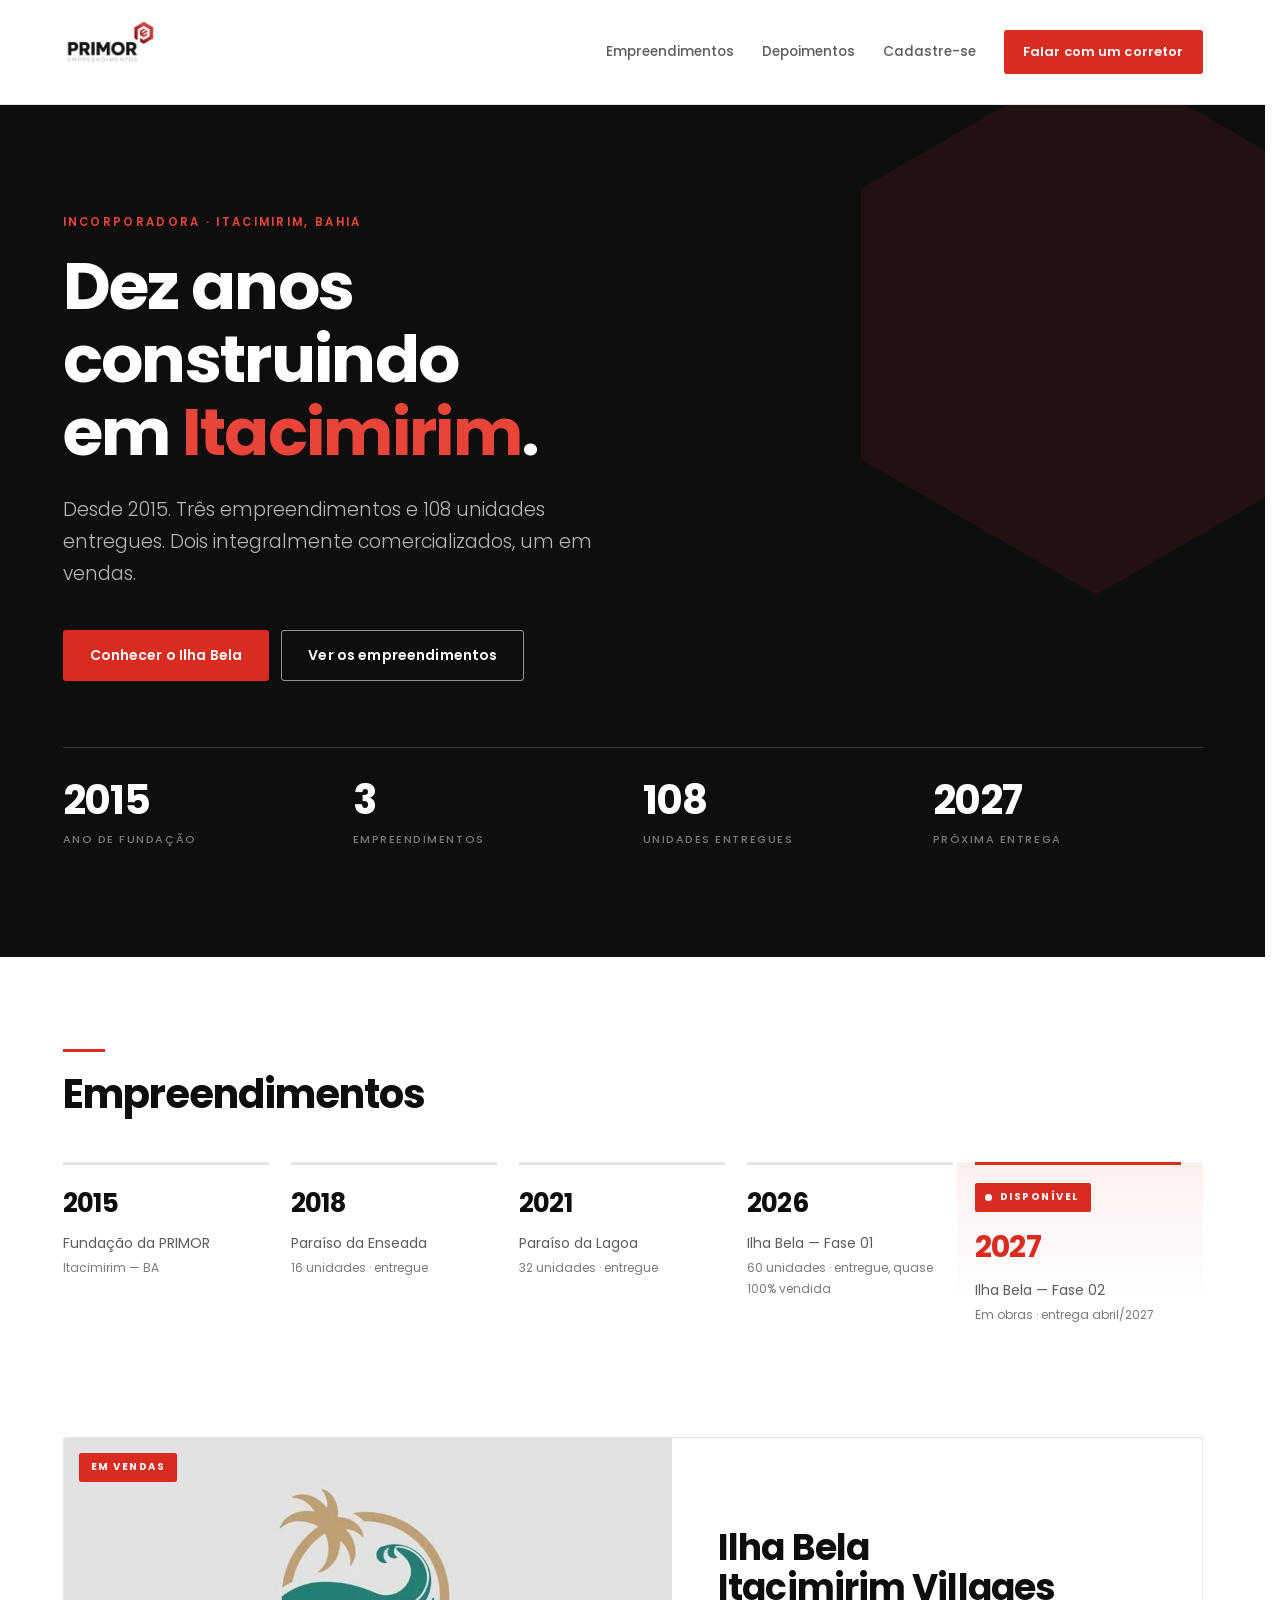
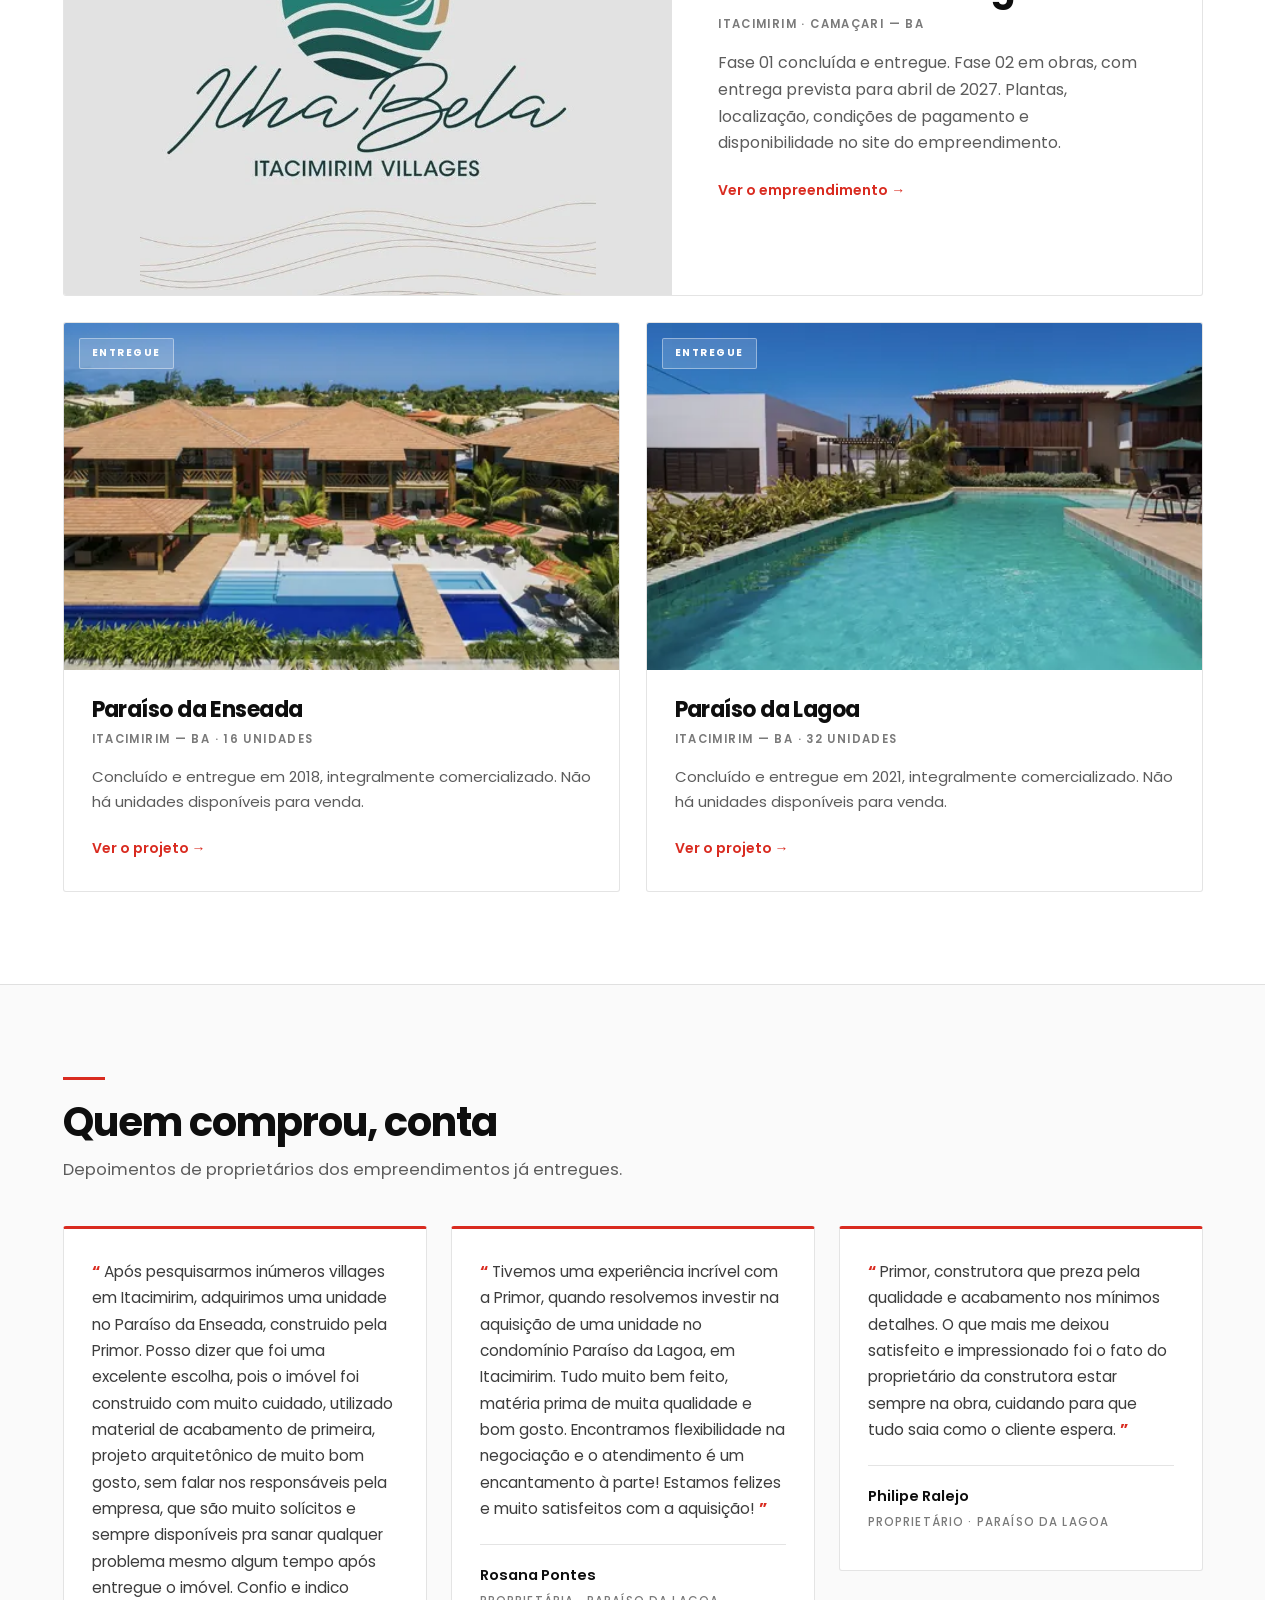
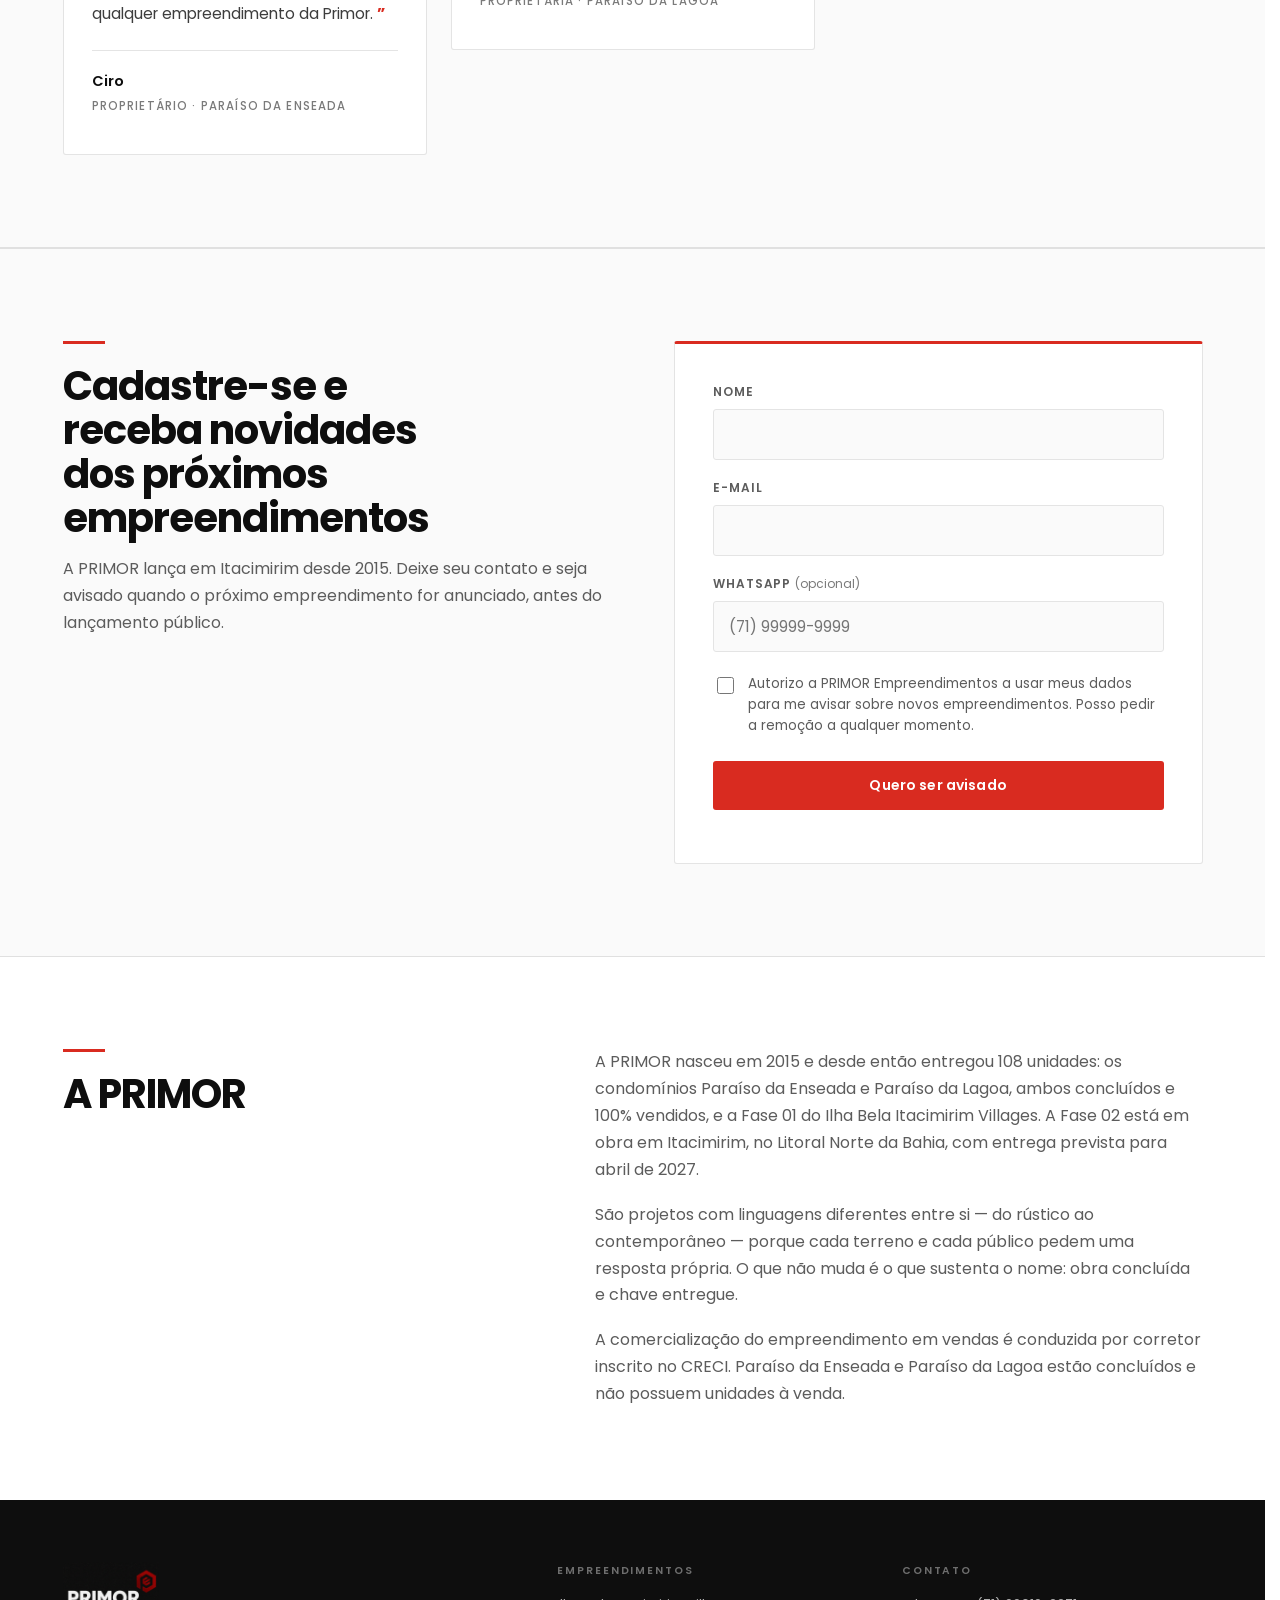
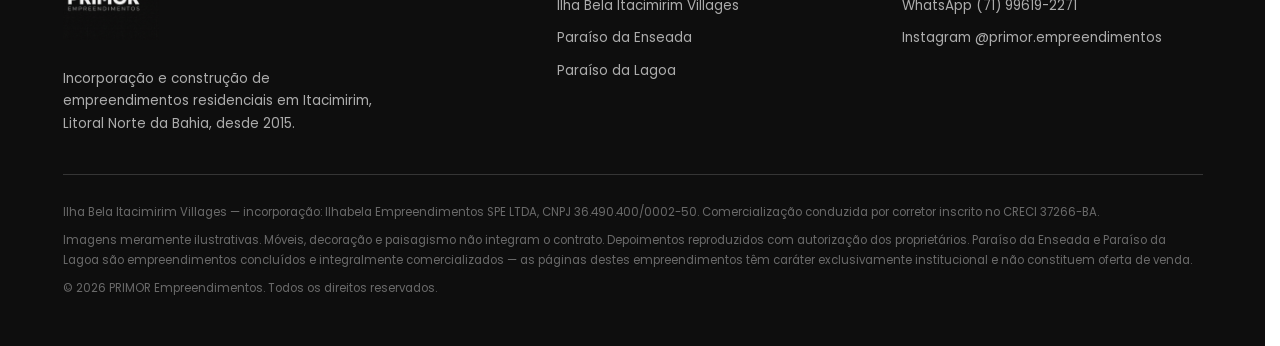
<file: index.html>
<!doctype html>
<html lang="pt-BR">
<head>
<meta charset="utf-8">
<meta name="viewport" content="width=device-width, initial-scale=1">
<title>PRIMOR Empreendimentos — Incorporadora em Itacimirim, Bahia</title>
<meta name="description" content="Incorporadora atuante em Itacimirim, Litoral Norte da Bahia, desde 2015. Três empreendimentos e 108 unidades entregues. Ilha Bela Itacimirim Villages em vendas.">
<link rel="canonical" href="https://www.primorconstrucoes.com.br/">

<meta property="og:type" content="website">
<meta property="og:locale" content="pt_BR">
<meta property="og:site_name" content="PRIMOR Empreendimentos">
<meta property="og:title" content="PRIMOR Empreendimentos — Incorporadora em Itacimirim, Bahia">
<meta property="og:description" content="Desde 2015 em Itacimirim. Três empreendimentos, 108 unidades entregues e um em vendas.">
<meta property="og:url" content="https://www.primorconstrucoes.com.br/">
<!-- CONFIRMAR: og:image precisa ser foto real de empreendimento (1200x630), não a logo. -->
<meta property="og:image" content="https://www.primorconstrucoes.com.br/assets/img/og-primor.jpg">
<meta name="twitter:card" content="summary_large_image">
<meta name="theme-color" content="#0e0e0e">

<link rel="preconnect" href="https://fonts.googleapis.com">
<link rel="preconnect" href="https://fonts.gstatic.com" crossorigin>
<link href="https://fonts.googleapis.com/css2?family=Poppins:wght@300;400;500;600;700;800&display=swap" rel="stylesheet">
<link rel="icon" type="image/png" sizes="32x32" href="/assets/img/favicon-32.png">
<link rel="apple-touch-icon" href="/assets/img/favicon-180.png">
<link rel="stylesheet" href="/assets/css/primor.css">

<style>
  /* ---- Hero: preto, como a logo. Vermelho so no acento. ---- */
  .hero {
    position: relative;
    background: var(--preto);
    color: #fff;
    padding: 108px 0 92px;
    overflow: hidden;
  }
  /* Hexagono da marca como textura de fundo, bem discreto. */
  .hero::before {
    content: ""; position: absolute; top: -52px; right: -66px;
    width: 470px; height: 542px;
    background: var(--vermelho); opacity: .09;
    clip-path: polygon(50% 0%, 100% 25%, 100% 75%, 50% 100%, 0% 75%, 0% 25%);
  }
  @media (max-width: 860px) { .hero::before { width: 320px; height: 370px; right: -120px; } }
  .hero .wrap { position: relative; z-index: 1; }
  .hero h1 { font-size: clamp(36px, 6vw, 66px); color: #fff; max-width: 16ch; }
  .hero h1 em { font-style: normal; color: var(--vermelho-vivo); }
  .hero p.lead {
    font-size: clamp(16px, 2vw, 19px); color: rgba(255,255,255,.7);
    max-width: 50ch; margin: 26px 0 0; font-weight: 300;
  }
  .hero .acoes { display: flex; flex-wrap: wrap; gap: 12px; margin-top: 40px; }

  .numeros {
    display: grid; grid-template-columns: repeat(4, 1fr);
    border-top: 1px solid var(--linha-clara);
    margin-top: 66px; padding-top: 32px; gap: 20px;
  }
  @media (max-width: 720px) { .numeros { grid-template-columns: repeat(2, 1fr); row-gap: 30px; } }
  .numeros dt { font-size: clamp(28px, 3.8vw, 40px); font-weight: 700; line-height: 1; color: #fff; letter-spacing: -.03em; }
  .numeros dd {
    margin: 10px 0 0; font-size: 11px; letter-spacing: .14em; text-transform: uppercase;
    color: rgba(255,255,255,.45); font-weight: 500;
  }

  /* ---- Empreendimentos ---- */
  .card {
    display: block; text-decoration: none;
    background: var(--branco); border: 1px solid var(--linha); border-radius: var(--radius);
    overflow: hidden;
    transition: transform .22s ease, box-shadow .22s ease, border-color .22s ease;
  }
  .card:hover { transform: translateY(-3px); box-shadow: 0 16px 36px rgba(14,14,14,.10); border-color: rgba(14,14,14,.22); }

  .card-foto { position: relative; background: var(--cinza-100); aspect-ratio: 16 / 10; }
  .card-foto img { width: 100%; height: 100%; object-fit: cover; }
  .card-foto .tag { position: absolute; top: 15px; left: 15px; }
  .card-foto.vazia::after {
    content: "foto pendente de catalogacao";
    position: absolute; inset: 0; display: flex; align-items: center; justify-content: center;
    font-size: 11px; letter-spacing: .14em; text-transform: uppercase; color: var(--cinza-500);
    background: repeating-linear-gradient(45deg, #f2f2f2, #f2f2f2 10px, #e8e8e8 10px, #e8e8e8 20px);
  }
  /* A capa do Ilha Bela e a logo do empreendimento, nao uma foto: ela e
     quadrada e o card e 4:3. Com "contain" nada e cortado, e o fundo do
     card usa o mesmo cinza da arte, entao as faixas laterais somem. */
  .card-foto--marca { background: #e2e2e2; }
  .card-foto--marca img { object-fit: contain; }
  .card:hover .card-foto--marca img { transform: none; }

  .card-corpo { padding: 28px 28px 30px; }
  .card-corpo h3 { font-size: 22px; margin-bottom: 8px; }
  .card-local {
    font-size: 11.5px; letter-spacing: .12em; text-transform: uppercase;
    color: var(--cinza-500); font-weight: 600; margin: 0 0 15px;
  }
  .card-corpo p.desc { margin: 0; color: var(--cinza-600); font-size: 15px; }
  .card-link { display: inline-block; margin-top: 22px; font-weight: 600; font-size: 14px; color: var(--vermelho); }

  /* O unico empreendimento em vendas ocupa o dobro do peso visual. */
  .destaque { display: grid; grid-template-columns: 1.15fr 1fr; margin-bottom: 26px; }
  @media (max-width: 880px) { .destaque { grid-template-columns: 1fr; } }
  .destaque .card-foto { aspect-ratio: 4 / 3; height: 100%; }
  .destaque .card-corpo { padding: 46px 46px 48px; display: flex; flex-direction: column; justify-content: center; }
  .destaque .card-corpo h3 { font-size: clamp(26px, 3.2vw, 36px); }
  .destaque .card-corpo p.desc { font-size: 16px; max-width: 42ch; }
  @media (max-width: 880px) { .destaque .card-corpo { padding: 30px 24px 34px; } }

  .grade-dupla { display: grid; grid-template-columns: 1fr 1fr; gap: 26px; }
  @media (max-width: 780px) { .grade-dupla { grid-template-columns: 1fr; } }

  /* ---- Linha do tempo ---- */
  .linha-tempo { display: grid; grid-template-columns: repeat(5, 1fr); gap: 0; margin-top: 46px; }
  @media (max-width: 1080px) { .linha-tempo { grid-template-columns: repeat(3, 1fr); row-gap: 38px; } }
  @media (max-width: 720px)  { .linha-tempo { grid-template-columns: repeat(2, 1fr); } }
  @media (max-width: 460px)  { .linha-tempo { grid-template-columns: 1fr; } }

  .marco { position: relative; padding: 20px 22px 0 0; }

  /* A linha de cada marco e um pseudo-elemento, nao border-top, para poder
     ser desenhada com scaleX — transform e desenhado na placa de video.
     Animar a largura forcaria recalculo de layout a cada quadro. */
  .marco::before {
    content: ""; position: absolute; top: 0; left: 0; right: 22px; height: 3px;
    background: var(--cinza-200); transform-origin: left center;
  }
  .motion .marco::before {
    transform: scaleX(0);
    transition: transform .7s cubic-bezier(.22, .61, .36, 1);
    transition-delay: calc(var(--atraso, 0) * 130ms + 120ms);
  }
  .motion .marco.visivel::before { transform: scaleX(1); }

  .marco b { display: block; font-size: 26px; font-weight: 700; letter-spacing: -.02em; margin-bottom: 6px; }
  /* Filho direto e com :not(): sem isso ".marco span" (0,1,1) vence
     ".selo-disponivel" (0,1,0), o selo vira bloco de largura total e o
     texto branco volta a cinza em cima do vermelho. O ">" tambem impede
     que a regra alcance o ponto que pulsa, dentro do selo. */
  .marco > span:not(.selo-disponivel) { font-size: 14px; color: var(--cinza-600); display: block; }
  .marco small { font-size: 12px; color: var(--cinza-500); display: block; margin-top: 3px; }

  /* ---- Marco em destaque: a unica fase com unidades disponiveis ---- */
  .marco-destaque { padding-left: 18px; margin-left: -18px; padding-bottom: 20px;
                    background: linear-gradient(180deg, rgba(217, 43, 32, .07), rgba(217, 43, 32, 0) 78%); }
  .marco-destaque::before { background: var(--vermelho); left: 18px; }
  .motion .marco-destaque::before { transition-duration: .9s; }
  .marco-destaque b { color: var(--vermelho); font-size: 30px; }

  .selo-disponivel {
    display: inline-flex; align-items: center; gap: 8px;
    background: var(--vermelho); color: #fff;
    font-size: 10px; font-weight: 700; letter-spacing: .15em; text-transform: uppercase;
    padding: 6px 12px 6px 10px; border-radius: 2px; margin-bottom: 10px;
  }
  .selo-disponivel .ponto { position: relative; width: 7px; height: 7px; border-radius: 50%; background: #fff; }
  /* O anel que pulsa e um pseudo-elemento com transform e opacity: some da
     thread principal e nao repinta o resto. */
  .selo-disponivel .ponto::after {
    content: ""; position: absolute; inset: 0; border-radius: 50%;
    background: #fff; opacity: 0;
  }
  .motion .selo-disponivel .ponto::after { animation: pulso 2.4s cubic-bezier(.4, 0, .6, 1) infinite; }
  @keyframes pulso {
    0%   { transform: scale(1);   opacity: .7; }
    70%  { transform: scale(3.2); opacity: 0; }
    100% { transform: scale(3.2); opacity: 0; }
  }

  /* ---- Sobre ---- */
  .sobre-grid { display: grid; grid-template-columns: 1fr 1.3fr; gap: 66px; align-items: start; }
  @media (max-width: 880px) { .sobre-grid { grid-template-columns: 1fr; gap: 30px; } }
  .sobre-grid p { color: var(--cinza-600); font-size: 16px; margin: 0 0 18px; }
  .sobre-grid p:last-child { margin-bottom: 0; }
</style>
<script>/* Marca que ha JavaScript: sem esta classe o CSS de movimento
   nao se aplica e a pagina aparece inteira, estatica. */
document.documentElement.classList.add("motion");</script>
</head>
<body>

<header class="topo">
  <div class="wrap">
    <!-- Wordmark tipografico. Quando a logo oficial estiver em
         /assets/img/logo-primor.svg, trocar este bloco por um <img>. -->
    <a class="marca" href="/">
      <img src="/assets/img/logo-primor.webp" alt="PRIMOR Empreendimentos" width="400" height="323">
    </a>
    <nav>
      <a href="#empreendimentos" class="oculta-mobile">Empreendimentos</a>
      <a href="#depoimentos" class="oculta-mobile">Depoimentos</a>
      <a href="#cadastro" class="oculta-mobile">Cadastre-se</a>
      <a class="btn btn-primario btn-compacto"
         href="https://wa.me/5571996192271?text=Ol%C3%A1%21%20Vim%20pelo%20site%20da%20PRIMOR%20e%20quero%20informa%C3%A7%C3%B5es%20sobre%20o%20Ilha%20Bela%20Itacimirim%20Villages."
         target="_blank" rel="noopener">Falar com um corretor</a>
    </nav>
  </div>
</header>

<main>

  <section class="hero">
    <div class="wrap">
      <p class="eyebrow eyebrow-claro">Incorporadora &middot; Itacimirim, Bahia</p>
      <h1>Dez anos construindo em <em>Itacimirim</em>.</h1>
      <p class="lead">
        Desde 2015. Três empreendimentos e 108 unidades entregues.
        Dois integralmente comercializados, um em vendas.
      </p>
      <div class="acoes">
        <a class="btn btn-primario" href="/ilhabela/">Conhecer o Ilha Bela</a>
        <a class="btn btn-inverso" href="#empreendimentos">Ver os empreendimentos</a>
      </div>

      <dl class="numeros">
        <div><dt>2015</dt><dd>Ano de fundação</dd></div>
        <div><dt>3</dt><dd>Empreendimentos</dd></div>
        <div><dt>108</dt><dd>Unidades entregues</dd></div>
        <div><dt>2027</dt><dd>Próxima entrega</dd></div>
      </dl>
    </div>
  </section>

  <section class="secao" id="empreendimentos">
    <div class="wrap">
      <hr class="filete">
      <h2 class="titulo-secao">Empreendimentos</h2>

      <div class="linha-tempo">
        <div class="marco">
          <b>2015</b><span>Fundação da PRIMOR</span><small>Itacimirim &mdash; BA</small>
        </div>
        <div class="marco">
          <b>2018</b><span>Paraíso da Enseada</span><small>16 unidades &middot; entregue</small>
        </div>
        <div class="marco">
          <b>2021</b><span>Paraíso da Lagoa</span><small>32 unidades &middot; entregue</small>
        </div>
        <div class="marco">
          <b>2026</b><span>Ilha Bela &mdash; Fase 01</span>
          <small>60 unidades &middot; entregue, quase 100% vendida</small>
        </div>
        <div class="marco marco-destaque">
          <span class="selo-disponivel"><span class="ponto"></span>Disponível</span>
          <b>2027</b><span>Ilha Bela &mdash; Fase 02</span>
          <small>Em obras &middot; entrega abril/2027</small>
        </div>
      </div>
    </div>
  </section>

  <section class="secao secao-cinza" style="padding-top:0; background:var(--branco); border:0;">
    <div class="wrap">

      <!-- DESTAQUE: unico empreendimento com unidades disponíveis. -->
      <a class="card destaque" href="/ilhabela/">
        <div class="card-foto card-foto--marca">
          <img src="/assets/img/capa-ilhabela.webp" alt="Ilha Bela Itacimirim Villages"
               width="696" height="696" fetchpriority="high">
          <span class="tag tag-vendas">Em vendas</span>
        </div>
        <div class="card-corpo">
          <h3>Ilha Bela Itacimirim Villages</h3>
          <p class="card-local">Itacimirim &middot; Camaçari &mdash; BA</p>
          <p class="desc">
            Fase 01 concluída e entregue. Fase 02 em obras, com entrega prevista para abril de 2027.
            Plantas, localização, condições de pagamento e disponibilidade no site do empreendimento.
          </p>
          <span class="card-link">Ver o empreendimento &rarr;</span>
        </div>
      </a>

      <div class="grade-dupla">

        <a class="card" href="/paraiso-da-enseada/">
          <div class="card-foto">
            <img src="/paraiso-da-enseada/fotos/019-thumb.webp" alt="Vista aérea do Paraíso da Enseada" loading="lazy" width="520" height="347">
            <span class="tag tag-entregue">Entregue</span>
          </div>
          <div class="card-corpo">
            <h3>Paraíso da Enseada</h3>
            <p class="card-local">Itacimirim &mdash; BA &middot; 16 unidades</p>
            <p class="desc">
              Concluído e entregue em 2018, integralmente comercializado.
              Não há unidades disponíveis para venda.
            </p>
            <span class="card-link">Ver o projeto &rarr;</span>
          </div>
        </a>

        <a class="card" href="/paraiso-da-lagoa/">
          <div class="card-foto">
            <img src="/paraiso-da-lagoa/fotos/002-thumb.webp" alt="Piscina do Paraíso da Lagoa" loading="lazy" width="520" height="347">
            <span class="tag tag-entregue">Entregue</span>
          </div>
          <div class="card-corpo">
            <h3>Paraíso da Lagoa</h3>
            <p class="card-local">Itacimirim &mdash; BA &middot; 32 unidades</p>
            <p class="desc">
              Concluído e entregue em 2021, integralmente comercializado.
              Não há unidades disponíveis para venda.
            </p>
            <span class="card-link">Ver o projeto &rarr;</span>
          </div>
        </a>

      </div>
    </div>
  </section>

  <section class="secao secao-cinza" id="depoimentos">
    <div class="wrap">
      <hr class="filete">
      <h2 class="titulo-secao" style="margin-bottom:12px;">Quem comprou, conta</h2>
      <p style="color:var(--cinza-600); max-width:54ch; margin:0 0 42px;">
        Depoimentos de proprietários dos empreendimentos já entregues.
      </p>

      <div class="depoimentos">

        <figure class="depoimento">
          <blockquote>
            Após pesquisarmos inúmeros villages em Itacimirim, adquirimos uma unidade no
            Paraíso da Enseada, construido pela Primor. Posso dizer que foi uma excelente
            escolha, pois o imóvel foi construido com muito cuidado, utilizado material de
            acabamento de primeira, projeto arquitetônico de muito bom gosto, sem falar nos
            responsáveis pela empresa, que são muito solícitos e sempre disponíveis pra sanar
            qualquer problema mesmo algum tempo após entregue o imóvel. Confio e indico
            qualquer empreendimento da Primor.
          </blockquote>
          <footer>
            <cite>Ciro</cite>
            <p class="origem">Proprietário &middot; Paraíso da Enseada</p>
          </footer>
        </figure>

        <figure class="depoimento">
          <blockquote>
            Tivemos uma experiência incrível com a Primor, quando resolvemos investir na
            aquisição de uma unidade no condomínio Paraíso da Lagoa, em Itacimirim. Tudo
            muito bem feito, matéria prima de muita qualidade e bom gosto. Encontramos
            flexibilidade na negociação e o atendimento é um encantamento à parte! Estamos
            felizes e muito satisfeitos com a aquisição!
          </blockquote>
          <footer>
            <cite>Rosana Pontes</cite>
            <p class="origem">Proprietária &middot; Paraíso da Lagoa</p>
          </footer>
        </figure>

        <figure class="depoimento">
          <blockquote>
            Primor, construtora que preza pela qualidade e acabamento nos mínimos detalhes.
            O que mais me deixou satisfeito e impressionado foi o fato do proprietário da
            construtora estar sempre na obra, cuidando para que tudo saia como o cliente espera.
          </blockquote>
          <footer>
            <cite>Philipe Ralejo</cite>
            <p class="origem">Proprietário &middot; Paraíso da Lagoa</p>
          </footer>
        </figure>

      </div>
    </div>
  </section>


  <section class="secao secao-cinza" id="cadastro">
    <div class="wrap cadastro-grid">
      <div>
        <hr class="filete">
        <h2 class="titulo-secao" style="margin-bottom:16px;">Cadastre-se e receba novidades<br>dos próximos empreendimentos</h2>
        <p>
          A PRIMOR lança em Itacimirim desde 2015. Deixe seu contato e seja avisado
          quando o próximo empreendimento for anunciado, antes do lançamento público.
        </p>
      </div>

      <form class="cadastro-caixa" data-cadastro novalidate>
        <div class="campo">
          <label for="cad-nome">Nome</label>
          <input type="text" id="cad-nome" name="nome" autocomplete="name" required>
          <span class="erro">Informe seu nome.</span>
        </div>

        <div class="campo">
          <label for="cad-email">E-mail</label>
          <input type="email" id="cad-email" name="email" autocomplete="email" required>
          <span class="erro">Informe um e-mail válido.</span>
        </div>

        <div class="campo">
          <label for="cad-telefone">WhatsApp <span class="opcional">(opcional)</span></label>
          <input type="tel" id="cad-telefone" name="telefone" autocomplete="tel"
                 inputmode="tel" placeholder="(71) 99999-9999">
        </div>

        <!-- Armadilha de robo: fica fora da tela e ninguem preenche a mao. -->
        <div class="armadilha" aria-hidden="true">
          <label for="cad-site">Deixe em branco</label>
          <input type="text" id="cad-site" name="site" tabindex="-1" autocomplete="off">
        </div>

        <div class="consentimento" data-invalido="false">
          <input type="checkbox" id="cad-aceite" name="aceite" value="sim">
          <label for="cad-aceite">
            Autorizo a PRIMOR Empreendimentos a usar meus dados para me avisar sobre
            novos empreendimentos. Posso pedir a remoção a qualquer momento.
          </label>
        </div>

        <button type="submit" class="btn btn-primario">Quero ser avisado</button>
        <p class="cadastro-estado" role="status" aria-live="polite"></p>
      </form>
    </div>
  </section>

  <section class="secao" id="sobre">
    <div class="wrap sobre-grid">
      <div>
        <hr class="filete">
        <h2 class="titulo-secao">A PRIMOR</h2>
      </div>
      <div>
        <p>
          A PRIMOR nasceu em 2015 e desde então entregou 108 unidades: os condomínios
          Paraíso da Enseada e Paraíso da Lagoa, ambos concluídos e 100% vendidos, e a
          Fase 01 do Ilha Bela Itacimirim Villages. A Fase 02 está em obra em Itacimirim,
          no Litoral Norte da Bahia, com entrega prevista para abril de 2027.
        </p>
        <p>
          São projetos com linguagens diferentes entre si &mdash; do rústico ao contemporâneo
          &mdash; porque cada terreno e cada público pedem uma resposta própria. O que não
          muda é o que sustenta o nome: obra concluída e chave entregue.
        </p>
        <p>
          A comercialização do empreendimento em vendas é conduzida por corretor inscrito
          no CRECI. Paraíso da Enseada e Paraíso da Lagoa estão concluídos e não possuem
          unidades à venda.
        </p>
      </div>
    </div>
  </section>

</main>

<footer class="rodape">
  <div class="wrap">
    <div class="rodape-grid">
      <div>
        <a class="marca" href="/">
          <img src="/assets/img/logo-primor-branca.webp" alt="PRIMOR Empreendimentos" width="400" height="323">
        </a>
        <p style="margin:20px 0 0; max-width:36ch;">
          Incorporação e construção de empreendimentos residenciais em Itacimirim,
          Litoral Norte da Bahia, desde 2015.
        </p>
      </div>
      <div>
        <h4>Empreendimentos</h4>
        <ul>
          <li><a href="/ilhabela/">Ilha Bela Itacimirim Villages</a></li>
          <li><a href="/paraiso-da-enseada/">Paraíso da Enseada</a></li>
          <li><a href="/paraiso-da-lagoa/">Paraíso da Lagoa</a></li>
        </ul>
      </div>
      <div>
        <h4>Contato</h4>
        <ul>
          <li><a href="https://wa.me/5571996192271?text=Ol%C3%A1%21%20Vim%20pelo%20site%20da%20PRIMOR%20e%20quero%20informa%C3%A7%C3%B5es%20sobre%20o%20Ilha%20Bela%20Itacimirim%20Villages." target="_blank" rel="noopener">WhatsApp (71) 99619-2271</a></li>
          <li><a href="https://www.instagram.com/primor.empreendimentos/" target="_blank" rel="noopener">Instagram &#64;primor.empreendimentos</a></li>
        </ul>
      </div>
    </div>

    <div class="rodape-legal">
      <p>
        Ilha Bela Itacimirim Villages &mdash; incorporação: Ilhabela Empreendimentos SPE LTDA,
        CNPJ 36.490.400/0002-50. Comercialização conduzida por corretor inscrito no CRECI 37266-BA.
      </p>
      <p>
        Imagens meramente ilustrativas. Móveis, decoração e paisagismo não integram o contrato.
        Depoimentos reproduzidos com autorização dos proprietários.
        Paraíso da Enseada e Paraíso da Lagoa são empreendimentos concluídos e integralmente
        comercializados &mdash; as páginas destes empreendimentos têm caráter exclusivamente
        institucional e não constituem oferta de venda.
      </p>
      <p>&copy; <span id="ano">2026</span> PRIMOR Empreendimentos. Todos os direitos reservados.</p>
    </div>
  </div>
</footer>

<script>
  document.getElementById("ano").textContent = new Date().getFullYear();

  /* Destino do formulario de cadastro (Formspree). O identificador e
     publico por natureza: ele vive no HTML e e o que o navegador chama.
     Quem protege contra spam e a armadilha em formulario.js mais o filtro
     do proprio Formspree. */
  window.CADASTRO_ENDPOINT = "https://formspree.io/f/mnpnddjz";
</script>
<script src="/assets/js/formulario.js" defer></script>

<script type="application/ld+json">
{
  "@context": "https://schema.org",
  "@type": "Organization",
  "name": "PRIMOR Empreendimentos",
  "url": "https://www.primorconstrucoes.com.br/",
  "foundingDate": "2015",
  "areaServed": "Itacimirim, Camaçari, Bahia, Brasil",
  "description": "Incorporadora e construtora de empreendimentos residenciais em Itacimirim, Litoral Norte da Bahia, atuante desde 2015."
}
</script>

<script src="/assets/js/motion.js" defer></script>

</body>
</html>
</file>
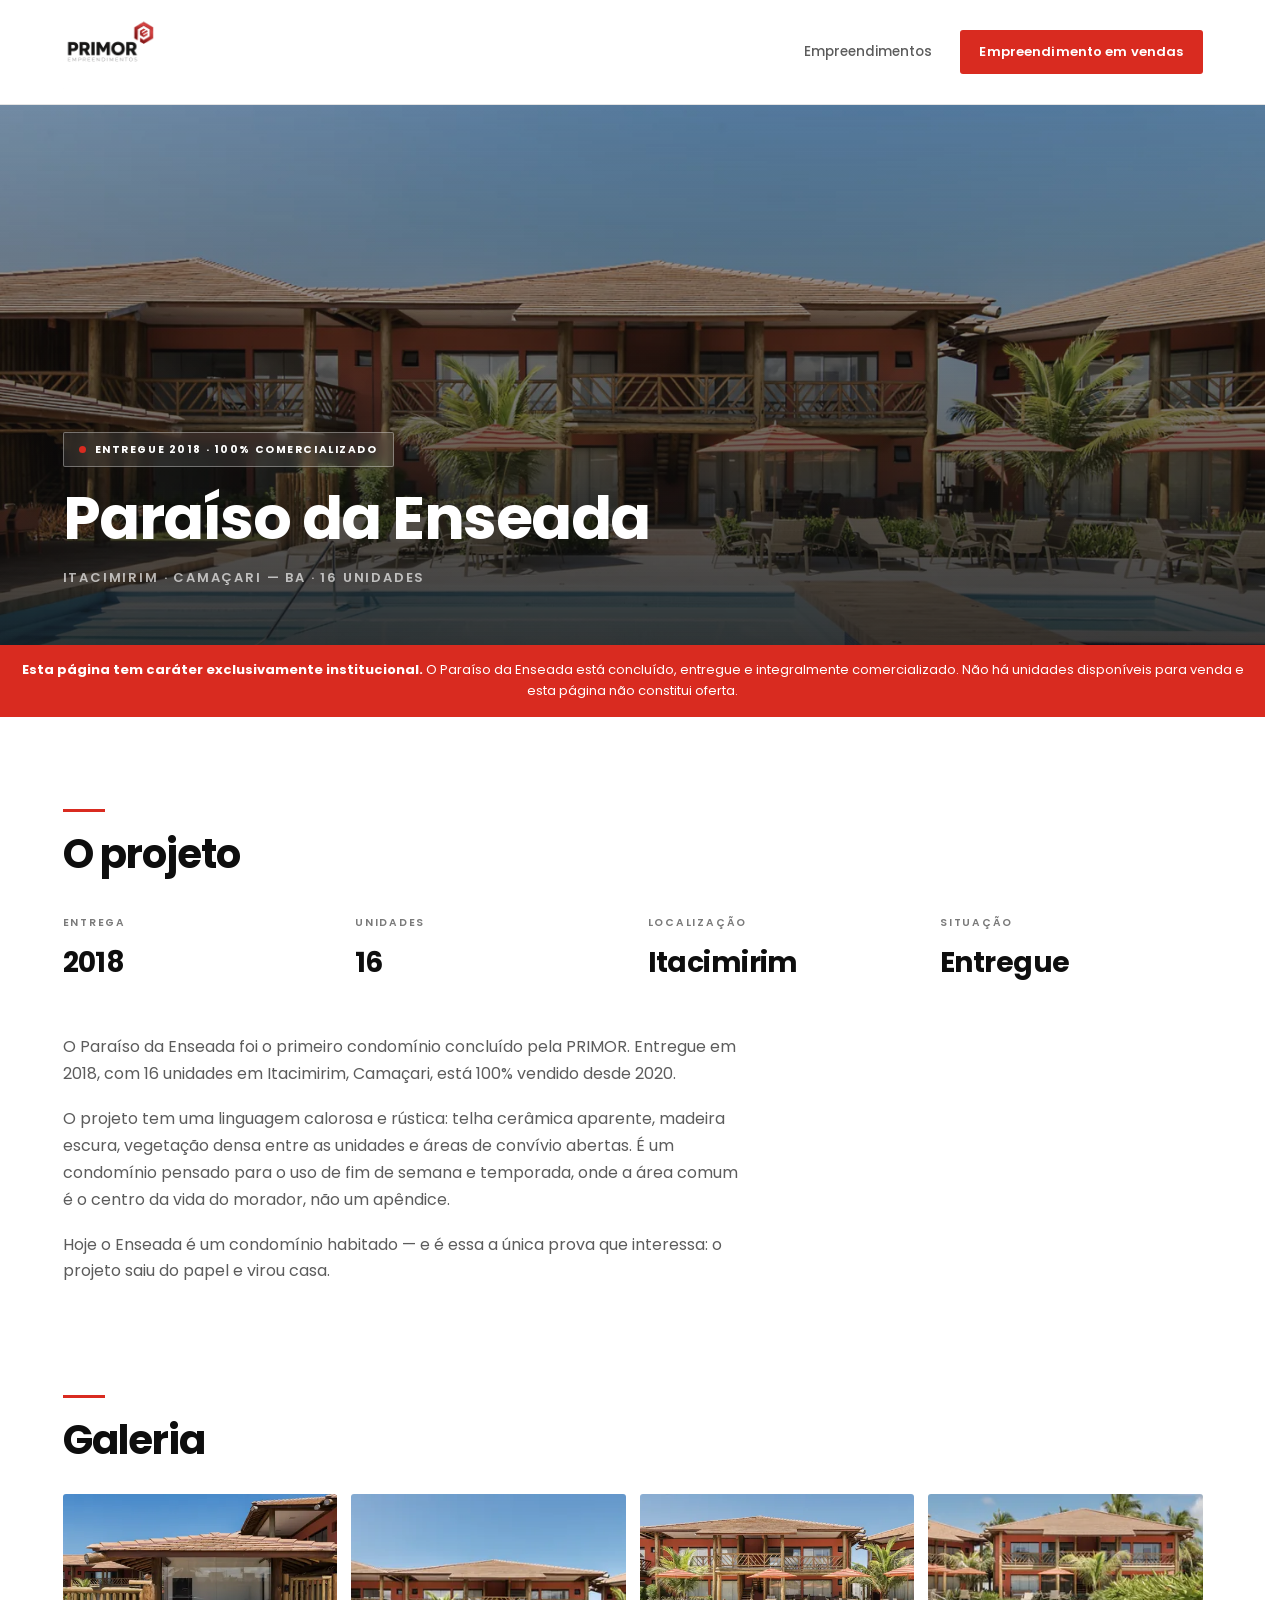
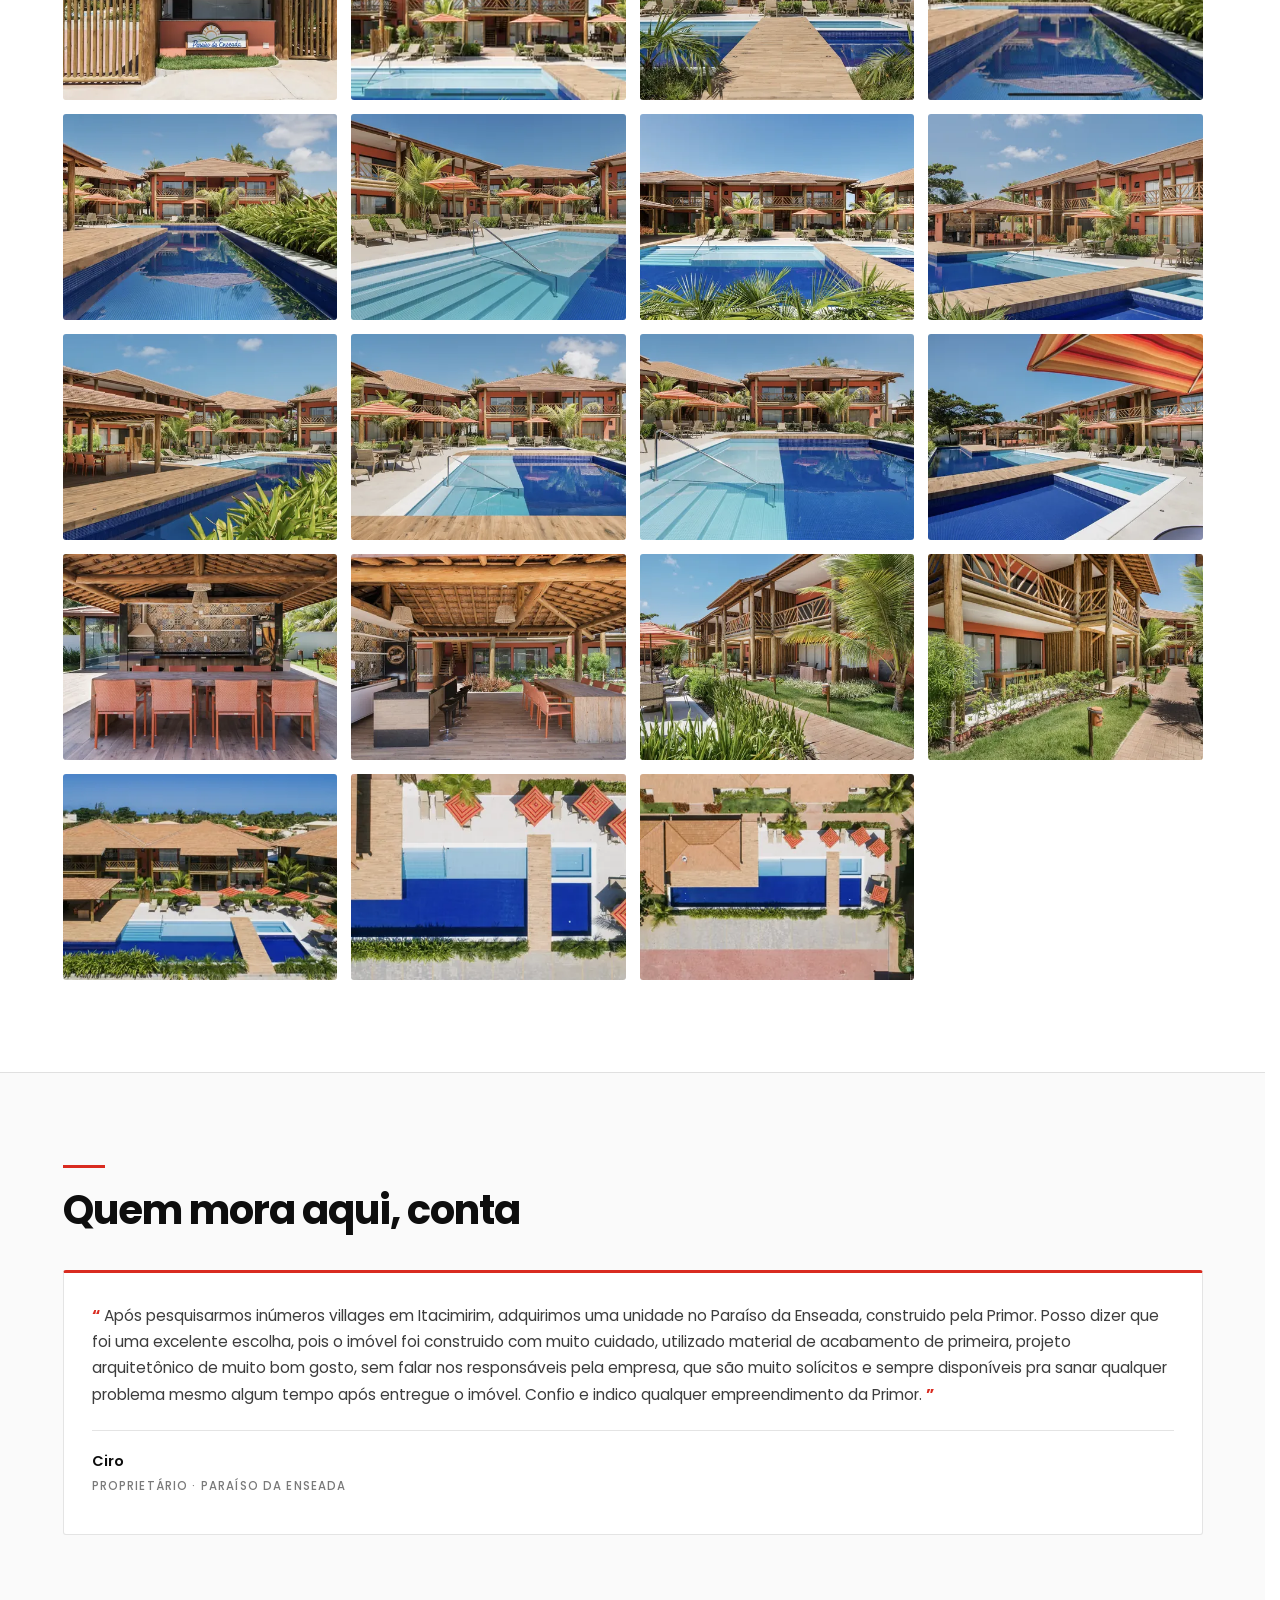
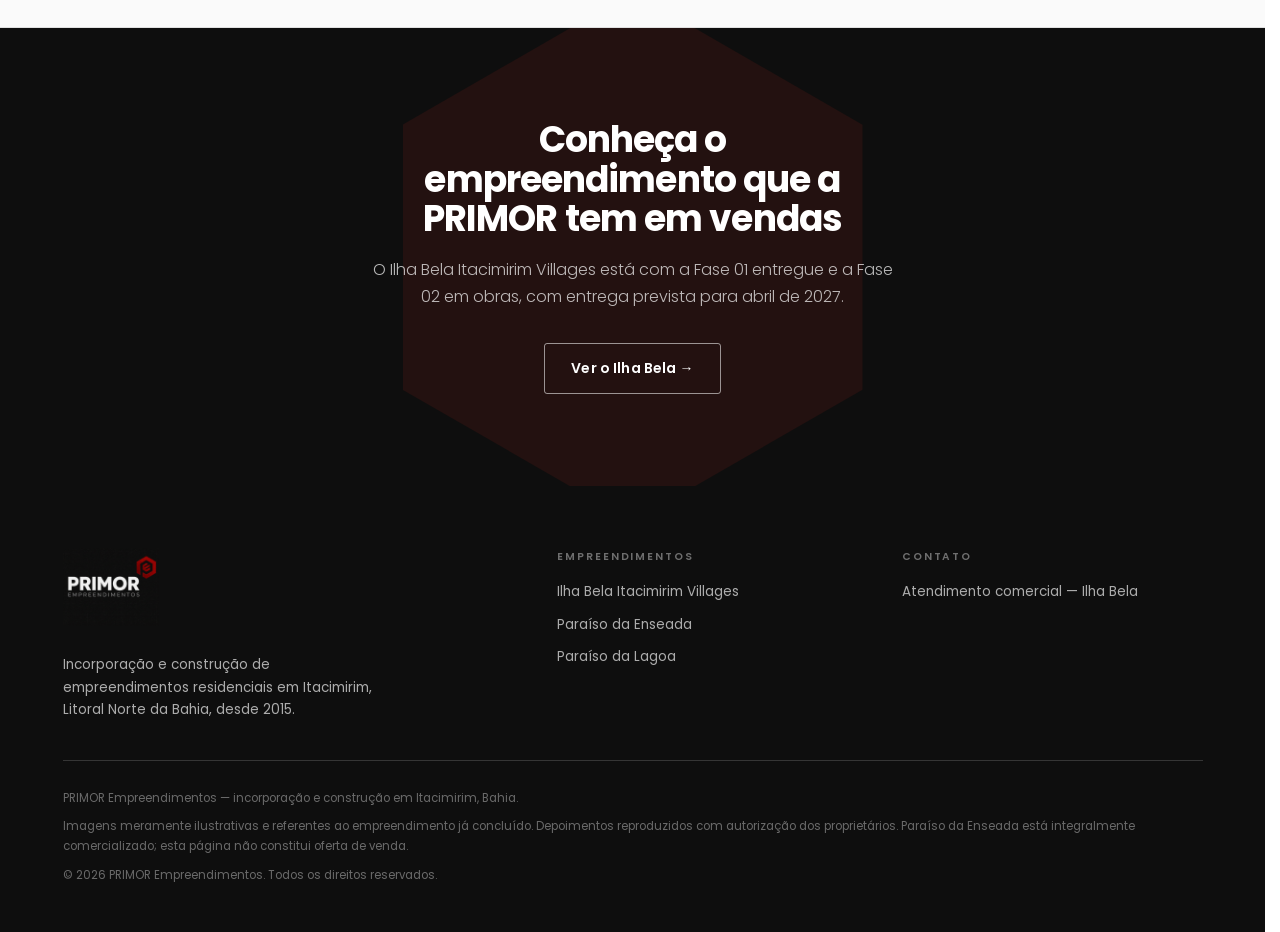
<file: paraiso-da-enseada/index.html>
<!doctype html>
<html lang="pt-BR">
<head>
<meta charset="utf-8">
<meta name="viewport" content="width=device-width, initial-scale=1">
<title>Paraíso da Enseada — Empreendimento entregue | PRIMOR Empreendimentos</title>
<meta name="description" content="Paraíso da Enseada: condomínio residencial da PRIMOR em Itacimirim, Bahia. 16 unidades, entregue em 2018 e integralmente comercializado. Pagina institucional — não ha unidades à venda.">
<meta name="robots" content="index, follow">
<link rel="canonical" href="https://www.primorconstrucoes.com.br/paraiso-da-enseada/">

<meta property="og:type" content="article">
<meta property="og:locale" content="pt_BR">
<meta property="og:site_name" content="PRIMOR Empreendimentos">
<meta property="og:title" content="Paraíso da Enseada — empreendimento entregue pela PRIMOR">
<meta property="og:description" content="16 unidades em Itacimirim, entregues em 2018. Empreendimento integralmente comercializado. Pagina institucional, sem oferta de venda.">
<meta property="og:url" content="https://www.primorconstrucoes.com.br/paraiso-da-enseada/">
<meta property="og:image" content="https://www.primorconstrucoes.com.br/paraiso-da-enseada/fotos/og.jpg">
<meta name="twitter:card" content="summary_large_image">
<meta name="theme-color" content="#0e0e0e">

<link rel="preconnect" href="https://fonts.googleapis.com">
<link rel="preconnect" href="https://fonts.gstatic.com" crossorigin>
<link href="https://fonts.googleapis.com/css2?family=Poppins:wght@300;400;500;600;700;800&display=swap" rel="stylesheet">
<link rel="icon" type="image/png" sizes="32x32" href="/assets/img/favicon-32.png">
<link rel="apple-touch-icon" href="/assets/img/favicon-180.png">
<link rel="stylesheet" href="/assets/css/primor.css">
<link rel="stylesheet" href="/assets/css/vitrine.css">
<link rel="preload" as="image" fetchpriority="high" href="/paraiso-da-enseada/fotos/001.webp">

<style>
  .hero-vitrine { --capa: url("/paraiso-da-enseada/fotos/001.webp"); }
</style>
<script>/* Marca que ha JavaScript: sem esta classe o CSS de movimento
   nao se aplica e a pagina aparece inteira, estatica. */
document.documentElement.classList.add("motion");</script>
</head>
<body>

<header class="topo">
  <div class="wrap">
    <a class="marca" href="/">
      <img src="/assets/img/logo-primor.webp" alt="PRIMOR Empreendimentos" width="400" height="323">
    </a>
    <nav>
      <a href="/#empreendimentos" class="oculta-mobile">Empreendimentos</a>
      <a class="btn btn-primario btn-compacto" href="/ilhabela/">Empreendimento em vendas</a>
    </nav>
  </div>
</header>

<main>

  <section class="hero-vitrine">
    <div class="wrap">
      <span class="selo-entregue">Entregue 2018 &middot; 100% comercializado</span>
      <h1>Paraíso da Enseada</h1>
      <p class="local">Itacimirim &middot; Camaçari &mdash; BA &middot; 16 unidades</p>
    </div>
  </section>

  <!-- Faixa juridica: deixa explicito que a página não é oferta. -->
  <p class="faixa-aviso">
    <b>Esta página tem caráter exclusivamente institucional.</b>
    O Paraíso da Enseada está concluído, entregue e integralmente comercializado.
    Não há unidades disponíveis para venda e esta página não constitui oferta.
  </p>

  <section class="secao">
    <div class="wrap">
      <hr class="filete">
      <h2 class="titulo-secao" style="margin-bottom:38px;">O projeto</h2>

      <dl class="ficha" style="margin-bottom:48px;">
        <div><dt>Entrega</dt><dd>2018</dd></div>
        <div><dt>Unidades</dt><dd>16</dd></div>
        <div><dt>Localização</dt><dd>Itacimirim</dd></div>
        <div><dt>Situação</dt><dd>Entregue</dd></div>
      </dl>

      <div class="texto-institucional">
        <p>
          O Paraíso da Enseada foi o primeiro condomínio concluído pela PRIMOR. Entregue
          em 2018, com 16 unidades em Itacimirim, Camaçari, está 100% vendido desde 2020.
        </p>
        <p>
          O projeto tem uma linguagem calorosa e rústica: telha cerâmica aparente, madeira
          escura, vegetação densa entre as unidades e áreas de convívio abertas. É um
          condomínio pensado para o uso de fim de semana e temporada, onde a área comum é
          o centro da vida do morador, não um apêndice.
        </p>
        <p>
          Hoje o Enseada é um condomínio habitado &mdash; e é essa a única prova que
          interessa: o projeto saiu do papel e virou casa.
        </p>
      </div>
    </div>
  </section>

  <section class="secao" style="padding-top:0;">
    <div class="wrap">
      <hr class="filete">
      <h2 class="titulo-secao" style="margin-bottom:32px;">Galeria</h2>
      <div class="galeria" data-galeria></div>
    </div>
  </section>

  <section class="secao secao-cinza">
    <div class="wrap">
      <hr class="filete">
      <h2 class="titulo-secao" style="margin-bottom:38px;">Quem mora aqui, conta</h2>
      <div class="depoimentos">
        <figure class="depoimento">
          <blockquote>
            Após pesquisarmos inúmeros villages em Itacimirim, adquirimos uma unidade no
            Paraíso da Enseada, construido pela Primor. Posso dizer que foi uma excelente
            escolha, pois o imóvel foi construido com muito cuidado, utilizado material de
            acabamento de primeira, projeto arquitetônico de muito bom gosto, sem falar nos
            responsáveis pela empresa, que são muito solícitos e sempre disponíveis pra sanar
            qualquer problema mesmo algum tempo após entregue o imóvel. Confio e indico
            qualquer empreendimento da Primor.
          </blockquote>
          <footer>
            <cite>Ciro</cite>
            <p class="origem">Proprietário &middot; Paraíso da Enseada</p>
          </footer>
        </figure>
      </div>
    </div>
  </section>

  <section class="secao cta-ilhabela">
    <div class="wrap">
      <h2>Conheça o empreendimento que a PRIMOR tem em vendas</h2>
      <p>
        O Ilha Bela Itacimirim Villages está com a Fase 01 entregue e a Fase 02
        em obras, com entrega prevista para abril de 2027.
      </p>
      <a class="btn btn-inverso" href="/ilhabela/">Ver o Ilha Bela &rarr;</a>
    </div>
  </section>

</main>

<footer class="rodape">
  <div class="wrap">
    <div class="rodape-grid">
      <div>
        <a class="marca" href="/">
          <img src="/assets/img/logo-primor-branca.webp" alt="PRIMOR Empreendimentos" width="400" height="323">
        </a>
        <p style="margin:20px 0 0; max-width:36ch;">
          Incorporação e construção de empreendimentos residenciais em Itacimirim,
          Litoral Norte da Bahia, desde 2015.
        </p>
      </div>
      <div>
        <h4>Empreendimentos</h4>
        <ul>
          <li><a href="/ilhabela/">Ilha Bela Itacimirim Villages</a></li>
          <li><a href="/paraiso-da-enseada/">Paraíso da Enseada</a></li>
          <li><a href="/paraiso-da-lagoa/">Paraíso da Lagoa</a></li>
        </ul>
      </div>
      <div>
        <h4>Contato</h4>
        <!-- Sem WhatsApp aqui de proposito: o unico número e o de vendas do
             Ilha Bela e não pode receber lead achando que compra este projeto. -->
        <ul>
          <li><a href="/ilhabela/">Atendimento comercial &mdash; Ilha Bela</a></li>
        </ul>
      </div>
    </div>

    <div class="rodape-legal">
      <p>
        PRIMOR Empreendimentos &mdash; incorporação e construção em Itacimirim, Bahia.
      </p>
      <p>
        Imagens meramente ilustrativas e referentes ao empreendimento já concluído.
        Depoimentos reproduzidos com autorização dos proprietários.
        Paraíso da Enseada está integralmente comercializado; esta página não constitui oferta de venda.
      </p>
      <p>&copy; <span id="ano">2026</span> PRIMOR Empreendimentos. Todos os direitos reservados.</p>
    </div>
  </div>
</footer>

<script>
  document.getElementById("ano").textContent = new Date().getFullYear();

  window.FOTOS = [
      {
          "thumb": "/paraiso-da-enseada/fotos/017-thumb.webp",
          "full": "/paraiso-da-enseada/fotos/017.webp",
          "alt": "Portaria do Paraíso da Enseada",
          "legenda": "Portaria"
      },
      {
          "thumb": "/paraiso-da-enseada/fotos/001-thumb.webp",
          "full": "/paraiso-da-enseada/fotos/001.webp",
          "alt": "Piscina do Paraíso da Enseada",
          "legenda": "Piscina e fachada"
      },
      {
          "thumb": "/paraiso-da-enseada/fotos/007-thumb.webp",
          "full": "/paraiso-da-enseada/fotos/007.webp",
          "alt": "Piscina do Paraíso da Enseada",
          "legenda": "Deck entre as piscinas"
      },
      {
          "thumb": "/paraiso-da-enseada/fotos/002-thumb.webp",
          "full": "/paraiso-da-enseada/fotos/002.webp",
          "alt": "Piscina do Paraíso da Enseada",
          "legenda": "Raia"
      },
      {
          "thumb": "/paraiso-da-enseada/fotos/003-thumb.webp",
          "full": "/paraiso-da-enseada/fotos/003.webp",
          "alt": "Piscina do Paraíso da Enseada",
          "legenda": "Raia e deck"
      },
      {
          "thumb": "/paraiso-da-enseada/fotos/005-thumb.webp",
          "full": "/paraiso-da-enseada/fotos/005.webp",
          "alt": "Piscina do Paraíso da Enseada",
          "legenda": "Prainha"
      },
      {
          "thumb": "/paraiso-da-enseada/fotos/006-thumb.webp",
          "full": "/paraiso-da-enseada/fotos/006.webp",
          "alt": "Piscina do Paraíso da Enseada",
          "legenda": "Piscina e paisagismo"
      },
      {
          "thumb": "/paraiso-da-enseada/fotos/008-thumb.webp",
          "full": "/paraiso-da-enseada/fotos/008.webp",
          "alt": "Piscina do Paraíso da Enseada",
          "legenda": "Piscina e espaço gourmet"
      },
      {
          "thumb": "/paraiso-da-enseada/fotos/009-thumb.webp",
          "full": "/paraiso-da-enseada/fotos/009.webp",
          "alt": "Piscina do Paraíso da Enseada",
          "legenda": "Deck"
      },
      {
          "thumb": "/paraiso-da-enseada/fotos/010-thumb.webp",
          "full": "/paraiso-da-enseada/fotos/010.webp",
          "alt": "Piscina do Paraíso da Enseada",
          "legenda": "Piscina"
      },
      {
          "thumb": "/paraiso-da-enseada/fotos/011-thumb.webp",
          "full": "/paraiso-da-enseada/fotos/011.webp",
          "alt": "Piscina do Paraíso da Enseada",
          "legenda": "Prainha e raia"
      },
      {
          "thumb": "/paraiso-da-enseada/fotos/016-thumb.webp",
          "full": "/paraiso-da-enseada/fotos/016.webp",
          "alt": "Piscina do Paraíso da Enseada",
          "legenda": "Piscina"
      },
      {
          "thumb": "/paraiso-da-enseada/fotos/012-thumb.webp",
          "full": "/paraiso-da-enseada/fotos/012.webp",
          "alt": "Espaço gourmet do Paraíso da Enseada",
          "legenda": "Espaço gourmet"
      },
      {
          "thumb": "/paraiso-da-enseada/fotos/013-thumb.webp",
          "full": "/paraiso-da-enseada/fotos/013.webp",
          "alt": "Espaço gourmet do Paraíso da Enseada",
          "legenda": "Bancada e mesa comunitária"
      },
      {
          "thumb": "/paraiso-da-enseada/fotos/014-thumb.webp",
          "full": "/paraiso-da-enseada/fotos/014.webp",
          "alt": "Jardins do Paraíso da Enseada",
          "legenda": "Circulação e paisagismo"
      },
      {
          "thumb": "/paraiso-da-enseada/fotos/015-thumb.webp",
          "full": "/paraiso-da-enseada/fotos/015.webp",
          "alt": "Jardins do Paraíso da Enseada",
          "legenda": "Varandas e jardim"
      },
      {
          "thumb": "/paraiso-da-enseada/fotos/019-thumb.webp",
          "full": "/paraiso-da-enseada/fotos/019.webp",
          "alt": "Vista aérea do Paraíso da Enseada",
          "legenda": "Vista aérea do conjunto"
      },
      {
          "thumb": "/paraiso-da-enseada/fotos/018-thumb.webp",
          "full": "/paraiso-da-enseada/fotos/018.webp",
          "alt": "Vista aérea do Paraíso da Enseada",
          "legenda": "Vista aérea das piscinas"
      },
      {
          "thumb": "/paraiso-da-enseada/fotos/004-thumb.webp",
          "full": "/paraiso-da-enseada/fotos/004.webp",
          "alt": "Vista aérea do Paraíso da Enseada",
          "legenda": "Vista aérea"
      }
  ];
</script>
<script src="/assets/js/motion.js" defer></script>
<script src="/assets/js/galeria.js" defer></script>

<script type="application/ld+json">
{
  "@context": "https://schema.org",
  "@type": "ApartmentComplex",
  "name": "Paraíso da Enseada",
  "url": "https://www.primorconstrucoes.com.br/paraiso-da-enseada/",
  "numberOfAccommodationUnits": 16,
  "address": { "@type": "PostalAddress", "addressLocality": "Itacimirim", "addressRegion": "BA", "addressCountry": "BR" },
  "description": "Condomínio residencial da PRIMOR Empreendimentos em Itacimirim, entregue em 2018 e integralmente comercializado. Não há unidades disponíveis para venda.",
  "developer": { "@type": "Organization", "name": "PRIMOR Empreendimentos", "url": "https://www.primorconstrucoes.com.br/" }
}
</script>

</body>
</html>
</file>
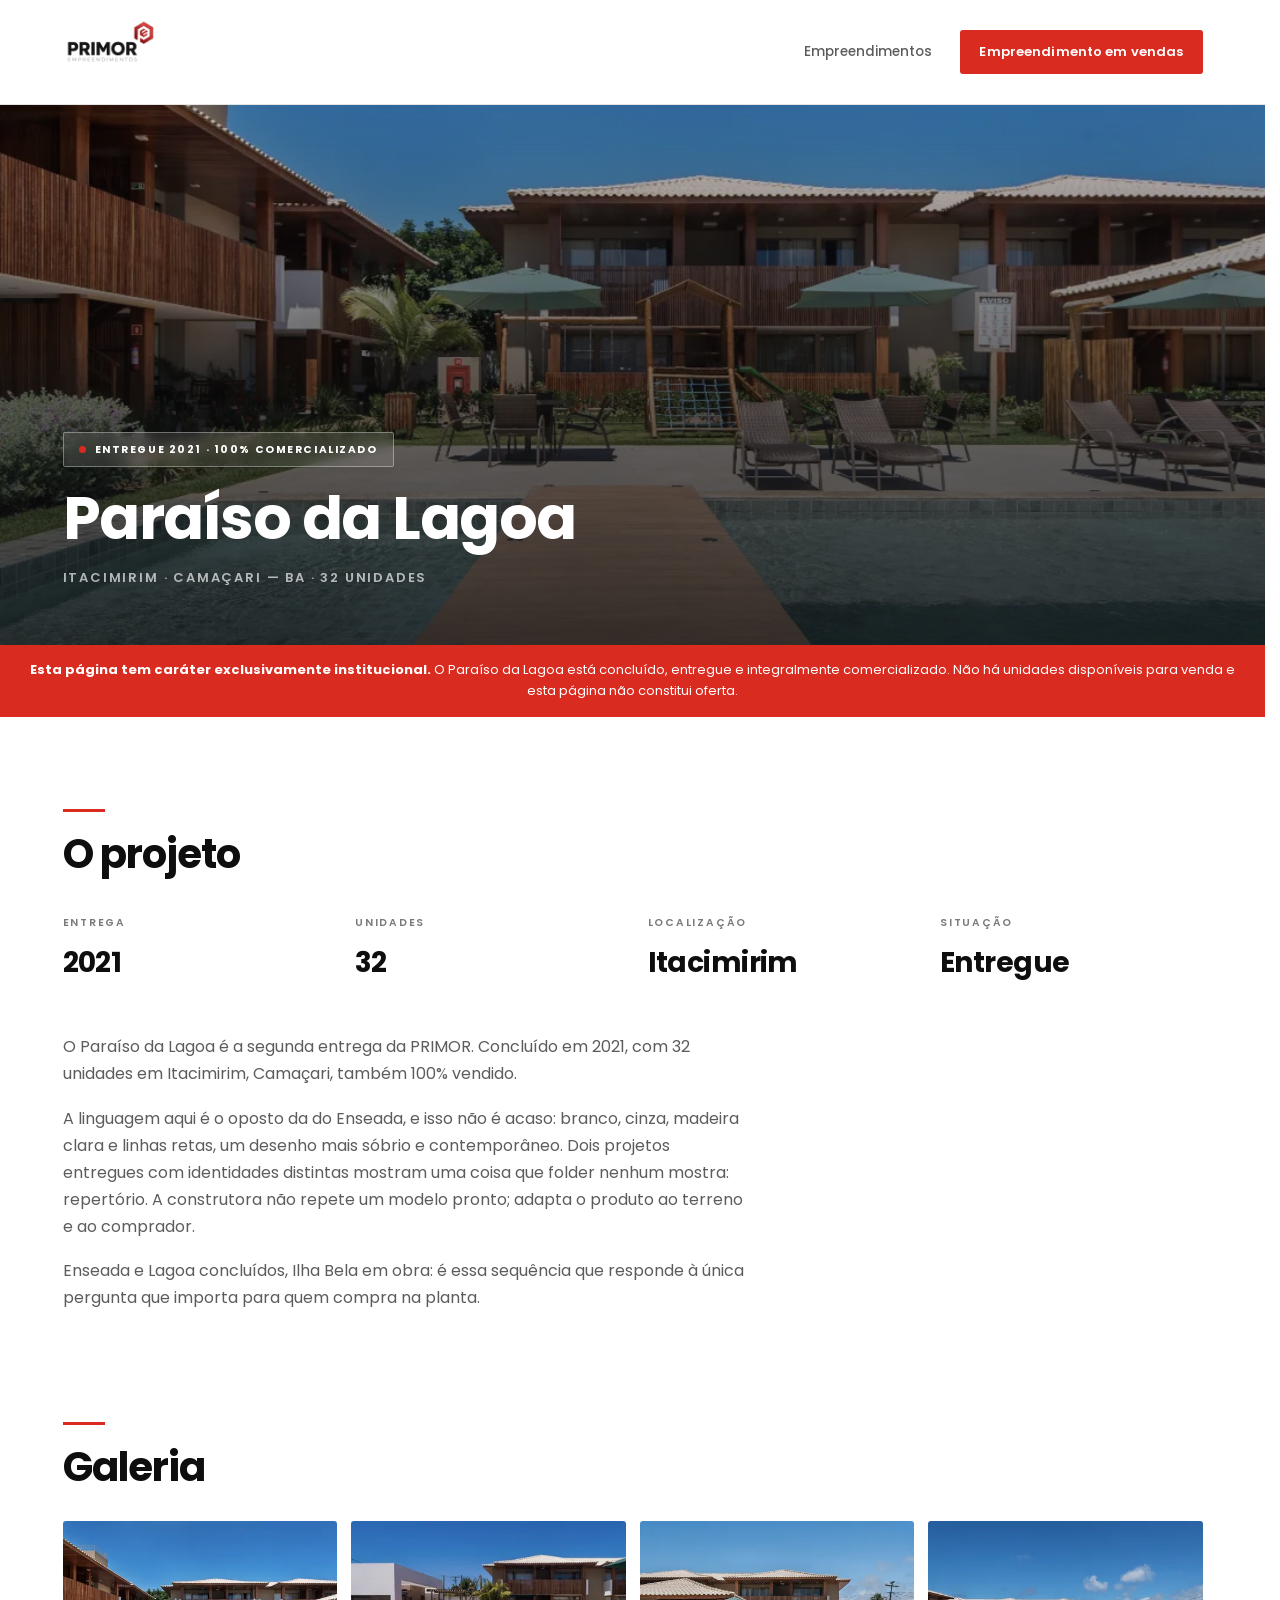
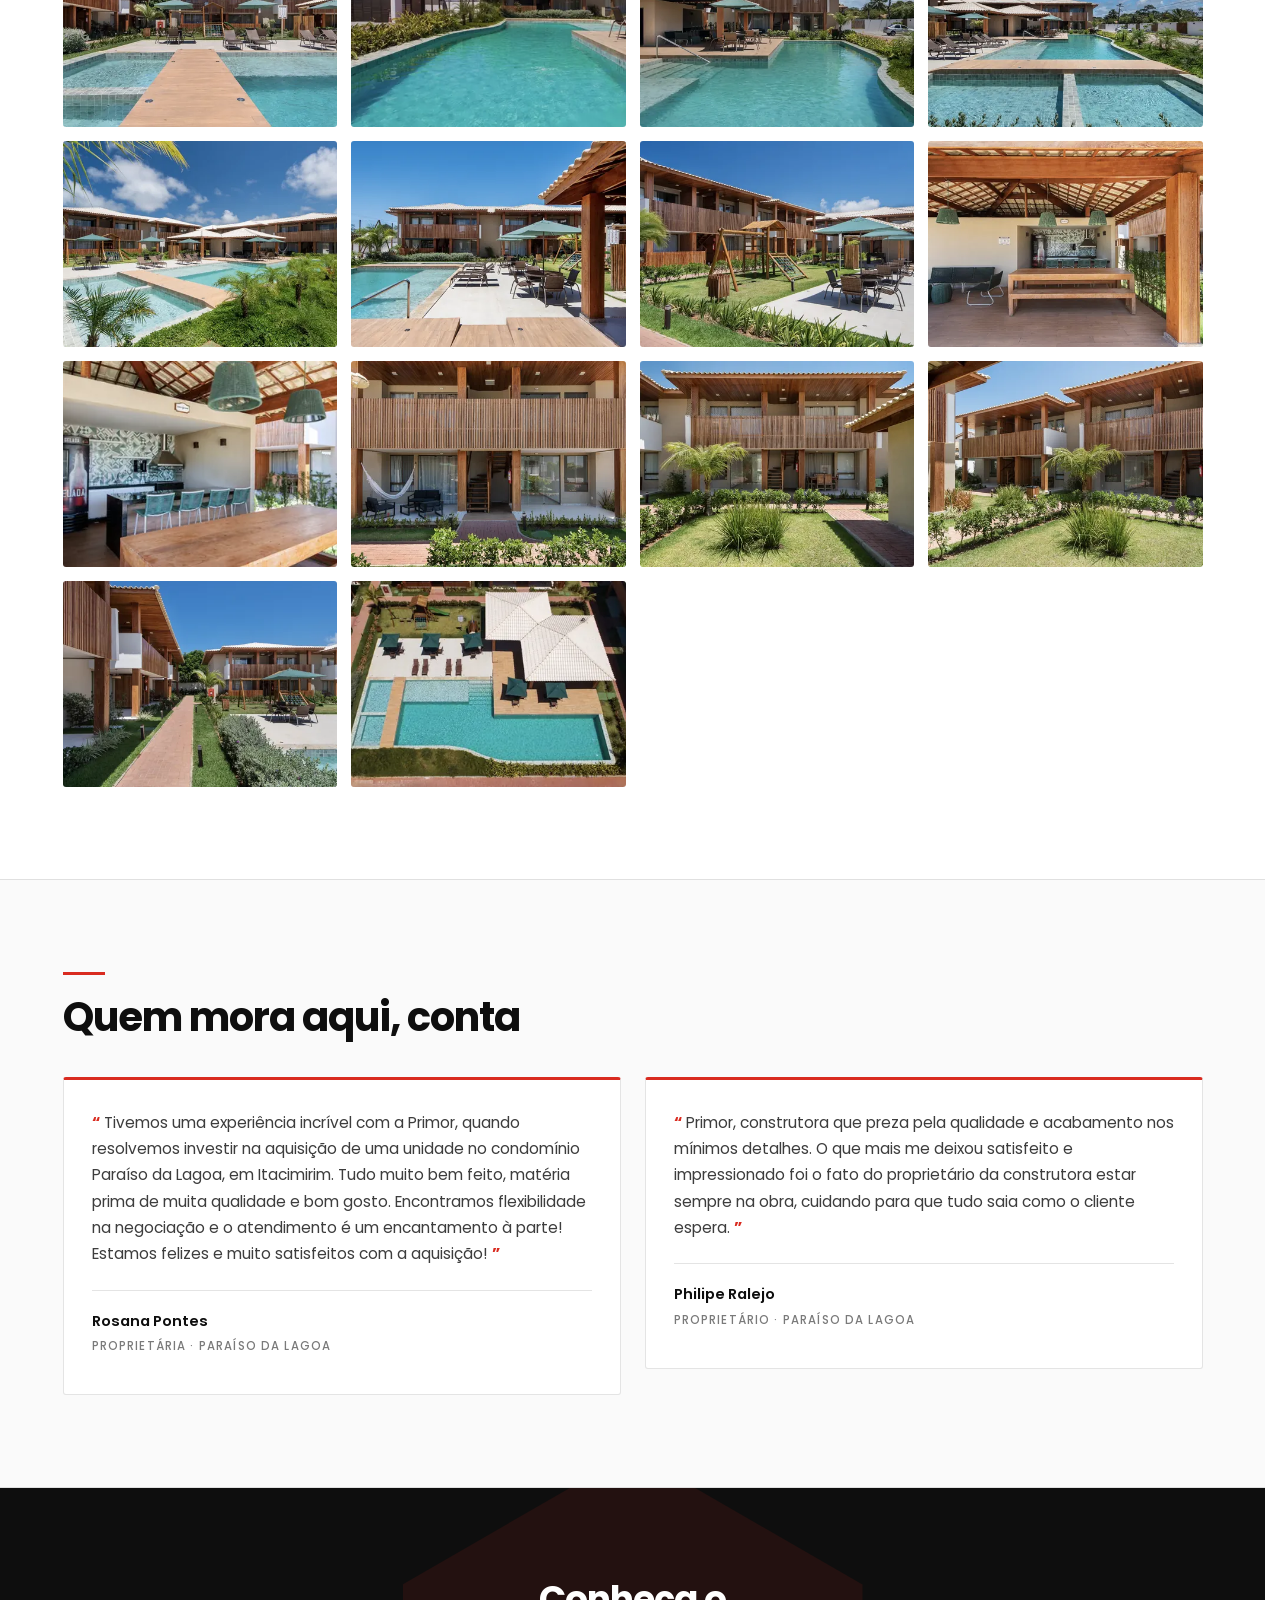
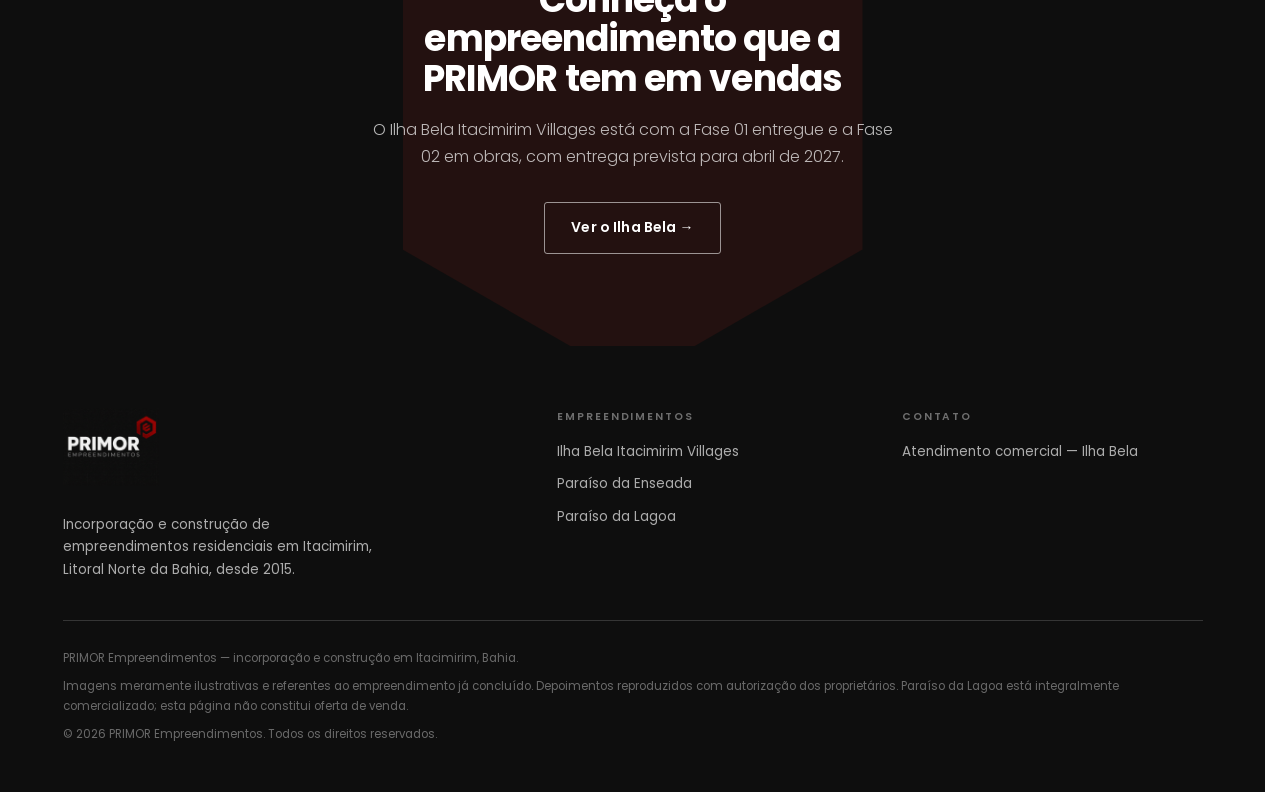
<file: paraiso-da-lagoa/index.html>
<!doctype html>
<html lang="pt-BR">
<head>
<meta charset="utf-8">
<meta name="viewport" content="width=device-width, initial-scale=1">
<title>Paraíso da Lagoa — Empreendimento entregue | PRIMOR Empreendimentos</title>
<meta name="description" content="Paraíso da Lagoa: condomínio residencial da PRIMOR em Itacimirim, Bahia. 32 unidades, entregue em 2021 e integralmente comercializado. Pagina institucional — não ha unidades à venda.">
<meta name="robots" content="index, follow">
<link rel="canonical" href="https://www.primorconstrucoes.com.br/paraiso-da-lagoa/">

<meta property="og:type" content="article">
<meta property="og:locale" content="pt_BR">
<meta property="og:site_name" content="PRIMOR Empreendimentos">
<meta property="og:title" content="Paraíso da Lagoa — empreendimento entregue pela PRIMOR">
<meta property="og:description" content="32 unidades em Itacimirim, entregues em 2021. Empreendimento integralmente comercializado. Pagina institucional, sem oferta de venda.">
<meta property="og:url" content="https://www.primorconstrucoes.com.br/paraiso-da-lagoa/">
<meta property="og:image" content="https://www.primorconstrucoes.com.br/paraiso-da-lagoa/fotos/og.jpg">
<meta name="twitter:card" content="summary_large_image">
<meta name="theme-color" content="#0e0e0e">

<link rel="preconnect" href="https://fonts.googleapis.com">
<link rel="preconnect" href="https://fonts.gstatic.com" crossorigin>
<link href="https://fonts.googleapis.com/css2?family=Poppins:wght@300;400;500;600;700;800&display=swap" rel="stylesheet">
<link rel="icon" type="image/png" sizes="32x32" href="/assets/img/favicon-32.png">
<link rel="apple-touch-icon" href="/assets/img/favicon-180.png">
<link rel="stylesheet" href="/assets/css/primor.css">
<link rel="stylesheet" href="/assets/css/vitrine.css">
<link rel="preload" as="image" fetchpriority="high" href="/paraiso-da-lagoa/fotos/003.webp">

<style>
  .hero-vitrine { --capa: url("/paraiso-da-lagoa/fotos/003.webp"); }
</style>
<script>/* Marca que ha JavaScript: sem esta classe o CSS de movimento
   nao se aplica e a pagina aparece inteira, estatica. */
document.documentElement.classList.add("motion");</script>
</head>
<body>

<header class="topo">
  <div class="wrap">
    <a class="marca" href="/">
      <img src="/assets/img/logo-primor.webp" alt="PRIMOR Empreendimentos" width="400" height="323">
    </a>
    <nav>
      <a href="/#empreendimentos" class="oculta-mobile">Empreendimentos</a>
      <a class="btn btn-primario btn-compacto" href="/ilhabela/">Empreendimento em vendas</a>
    </nav>
  </div>
</header>

<main>

  <section class="hero-vitrine">
    <div class="wrap">
      <span class="selo-entregue">Entregue 2021 &middot; 100% comercializado</span>
      <h1>Paraíso da Lagoa</h1>
      <p class="local">Itacimirim &middot; Camaçari &mdash; BA &middot; 32 unidades</p>
    </div>
  </section>

  <!-- Faixa juridica: deixa explicito que a página não é oferta. -->
  <p class="faixa-aviso">
    <b>Esta página tem caráter exclusivamente institucional.</b>
    O Paraíso da Lagoa está concluído, entregue e integralmente comercializado.
    Não há unidades disponíveis para venda e esta página não constitui oferta.
  </p>

  <section class="secao">
    <div class="wrap">
      <hr class="filete">
      <h2 class="titulo-secao" style="margin-bottom:38px;">O projeto</h2>

      <dl class="ficha" style="margin-bottom:48px;">
        <div><dt>Entrega</dt><dd>2021</dd></div>
        <div><dt>Unidades</dt><dd>32</dd></div>
        <div><dt>Localização</dt><dd>Itacimirim</dd></div>
        <div><dt>Situação</dt><dd>Entregue</dd></div>
      </dl>

      <div class="texto-institucional">
        <p>
          O Paraíso da Lagoa é a segunda entrega da PRIMOR. Concluído em 2021, com 32
          unidades em Itacimirim, Camaçari, também 100% vendido.
        </p>
        <p>
          A linguagem aqui é o oposto da do Enseada, e isso não é acaso: branco, cinza,
          madeira clara e linhas retas, um desenho mais sóbrio e contemporâneo. Dois
          projetos entregues com identidades distintas mostram uma coisa que folder nenhum
          mostra: repertório. A construtora não repete um modelo pronto; adapta o produto
          ao terreno e ao comprador.
        </p>
        <p>
          Enseada e Lagoa concluídos, Ilha Bela em obra: é essa sequência que responde à
          única pergunta que importa para quem compra na planta.
        </p>
      </div>
    </div>
  </section>

  <section class="secao" style="padding-top:0;">
    <div class="wrap">
      <hr class="filete">
      <h2 class="titulo-secao" style="margin-bottom:32px;">Galeria</h2>
      <div class="galeria" data-galeria></div>
    </div>
  </section>

  <section class="secao secao-cinza">
    <div class="wrap">
      <hr class="filete">
      <h2 class="titulo-secao" style="margin-bottom:38px;">Quem mora aqui, conta</h2>
      <div class="depoimentos">
        <figure class="depoimento">
          <blockquote>
            Tivemos uma experiência incrível com a Primor, quando resolvemos investir na
            aquisição de uma unidade no condomínio Paraíso da Lagoa, em Itacimirim. Tudo
            muito bem feito, matéria prima de muita qualidade e bom gosto. Encontramos
            flexibilidade na negociação e o atendimento é um encantamento à parte! Estamos
            felizes e muito satisfeitos com a aquisição!
          </blockquote>
          <footer>
            <cite>Rosana Pontes</cite>
            <p class="origem">Proprietária &middot; Paraíso da Lagoa</p>
          </footer>
        </figure>

        <figure class="depoimento">
          <blockquote>
            Primor, construtora que preza pela qualidade e acabamento nos mínimos detalhes.
            O que mais me deixou satisfeito e impressionado foi o fato do proprietário da
            construtora estar sempre na obra, cuidando para que tudo saia como o cliente espera.
          </blockquote>
          <footer>
            <cite>Philipe Ralejo</cite>
            <p class="origem">Proprietário &middot; Paraíso da Lagoa</p>
          </footer>
        </figure>
      </div>
    </div>
  </section>

  <section class="secao cta-ilhabela">
    <div class="wrap">
      <h2>Conheça o empreendimento que a PRIMOR tem em vendas</h2>
      <p>
        O Ilha Bela Itacimirim Villages está com a Fase 01 entregue e a Fase 02
        em obras, com entrega prevista para abril de 2027.
      </p>
      <a class="btn btn-inverso" href="/ilhabela/">Ver o Ilha Bela &rarr;</a>
    </div>
  </section>

</main>

<footer class="rodape">
  <div class="wrap">
    <div class="rodape-grid">
      <div>
        <a class="marca" href="/">
          <img src="/assets/img/logo-primor-branca.webp" alt="PRIMOR Empreendimentos" width="400" height="323">
        </a>
        <p style="margin:20px 0 0; max-width:36ch;">
          Incorporação e construção de empreendimentos residenciais em Itacimirim,
          Litoral Norte da Bahia, desde 2015.
        </p>
      </div>
      <div>
        <h4>Empreendimentos</h4>
        <ul>
          <li><a href="/ilhabela/">Ilha Bela Itacimirim Villages</a></li>
          <li><a href="/paraiso-da-enseada/">Paraíso da Enseada</a></li>
          <li><a href="/paraiso-da-lagoa/">Paraíso da Lagoa</a></li>
        </ul>
      </div>
      <div>
        <h4>Contato</h4>
        <!-- Sem WhatsApp aqui de proposito: o unico número e o de vendas do
             Ilha Bela e não pode receber lead achando que compra este projeto. -->
        <ul>
          <li><a href="/ilhabela/">Atendimento comercial &mdash; Ilha Bela</a></li>
        </ul>
      </div>
    </div>

    <div class="rodape-legal">
      <p>
        PRIMOR Empreendimentos &mdash; incorporação e construção em Itacimirim, Bahia.
      </p>
      <p>
        Imagens meramente ilustrativas e referentes ao empreendimento já concluído.
        Depoimentos reproduzidos com autorização dos proprietários.
        Paraíso da Lagoa está integralmente comercializado; esta página não constitui oferta de venda.
      </p>
      <p>&copy; <span id="ano">2026</span> PRIMOR Empreendimentos. Todos os direitos reservados.</p>
    </div>
  </div>
</footer>

<script>
  document.getElementById("ano").textContent = new Date().getFullYear();

  window.FOTOS = [
      {
          "thumb": "/paraiso-da-lagoa/fotos/003-thumb.webp",
          "full": "/paraiso-da-lagoa/fotos/003.webp",
          "alt": "Piscina do Paraíso da Lagoa",
          "legenda": "Deck entre as piscinas"
      },
      {
          "thumb": "/paraiso-da-lagoa/fotos/002-thumb.webp",
          "full": "/paraiso-da-lagoa/fotos/002.webp",
          "alt": "Piscina do Paraíso da Lagoa",
          "legenda": "Piscina"
      },
      {
          "thumb": "/paraiso-da-lagoa/fotos/004-thumb.webp",
          "full": "/paraiso-da-lagoa/fotos/004.webp",
          "alt": "Piscina do Paraíso da Lagoa",
          "legenda": "Piscina e fachada"
      },
      {
          "thumb": "/paraiso-da-lagoa/fotos/005-thumb.webp",
          "full": "/paraiso-da-lagoa/fotos/005.webp",
          "alt": "Piscina do Paraíso da Lagoa",
          "legenda": "Prainha e raia"
      },
      {
          "thumb": "/paraiso-da-lagoa/fotos/006-thumb.webp",
          "full": "/paraiso-da-lagoa/fotos/006.webp",
          "alt": "Piscina do Paraíso da Lagoa",
          "legenda": "Piscina e paisagismo"
      },
      {
          "thumb": "/paraiso-da-lagoa/fotos/010-thumb.webp",
          "full": "/paraiso-da-lagoa/fotos/010.webp",
          "alt": "Piscina do Paraíso da Lagoa",
          "legenda": "Deck e espreguicadeiras"
      },
      {
          "thumb": "/paraiso-da-lagoa/fotos/008-thumb.webp",
          "full": "/paraiso-da-lagoa/fotos/008.webp",
          "alt": "Playground do Paraíso da Lagoa",
          "legenda": "Playground"
      },
      {
          "thumb": "/paraiso-da-lagoa/fotos/013-thumb.webp",
          "full": "/paraiso-da-lagoa/fotos/013.webp",
          "alt": "Espaço gourmet do Paraíso da Lagoa",
          "legenda": "Espaço gourmet"
      },
      {
          "thumb": "/paraiso-da-lagoa/fotos/014-thumb.webp",
          "full": "/paraiso-da-lagoa/fotos/014.webp",
          "alt": "Espaço gourmet do Paraíso da Lagoa",
          "legenda": "Bancada e churrasqueira"
      },
      {
          "thumb": "/paraiso-da-lagoa/fotos/009-thumb.webp",
          "full": "/paraiso-da-lagoa/fotos/009.webp",
          "alt": "Unidades do Paraíso da Lagoa",
          "legenda": "Varanda com brise de madeira"
      },
      {
          "thumb": "/paraiso-da-lagoa/fotos/011-thumb.webp",
          "full": "/paraiso-da-lagoa/fotos/011.webp",
          "alt": "Unidades do Paraíso da Lagoa",
          "legenda": "Fachada e jardim"
      },
      {
          "thumb": "/paraiso-da-lagoa/fotos/012-thumb.webp",
          "full": "/paraiso-da-lagoa/fotos/012.webp",
          "alt": "Unidades do Paraíso da Lagoa",
          "legenda": "Fachada e jardim"
      },
      {
          "thumb": "/paraiso-da-lagoa/fotos/007-thumb.webp",
          "full": "/paraiso-da-lagoa/fotos/007.webp",
          "alt": "Jardins do Paraíso da Lagoa",
          "legenda": "Circulação e paisagismo"
      },
      {
          "thumb": "/paraiso-da-lagoa/fotos/001-thumb.webp",
          "full": "/paraiso-da-lagoa/fotos/001.webp",
          "alt": "Vista aérea do Paraíso da Lagoa",
          "legenda": "Vista aérea"
      }
  ];
</script>
<script src="/assets/js/motion.js" defer></script>
<script src="/assets/js/galeria.js" defer></script>

<script type="application/ld+json">
{
  "@context": "https://schema.org",
  "@type": "ApartmentComplex",
  "name": "Paraíso da Lagoa",
  "url": "https://www.primorconstrucoes.com.br/paraiso-da-lagoa/",
  "numberOfAccommodationUnits": 32,
  "address": { "@type": "PostalAddress", "addressLocality": "Itacimirim", "addressRegion": "BA", "addressCountry": "BR" },
  "description": "Condomínio residencial da PRIMOR Empreendimentos em Itacimirim, entregue em 2021 e integralmente comercializado. Não há unidades disponíveis para venda.",
  "developer": { "@type": "Organization", "name": "PRIMOR Empreendimentos", "url": "https://www.primorconstrucoes.com.br/" }
}
</script>

</body>
</html>
</file>
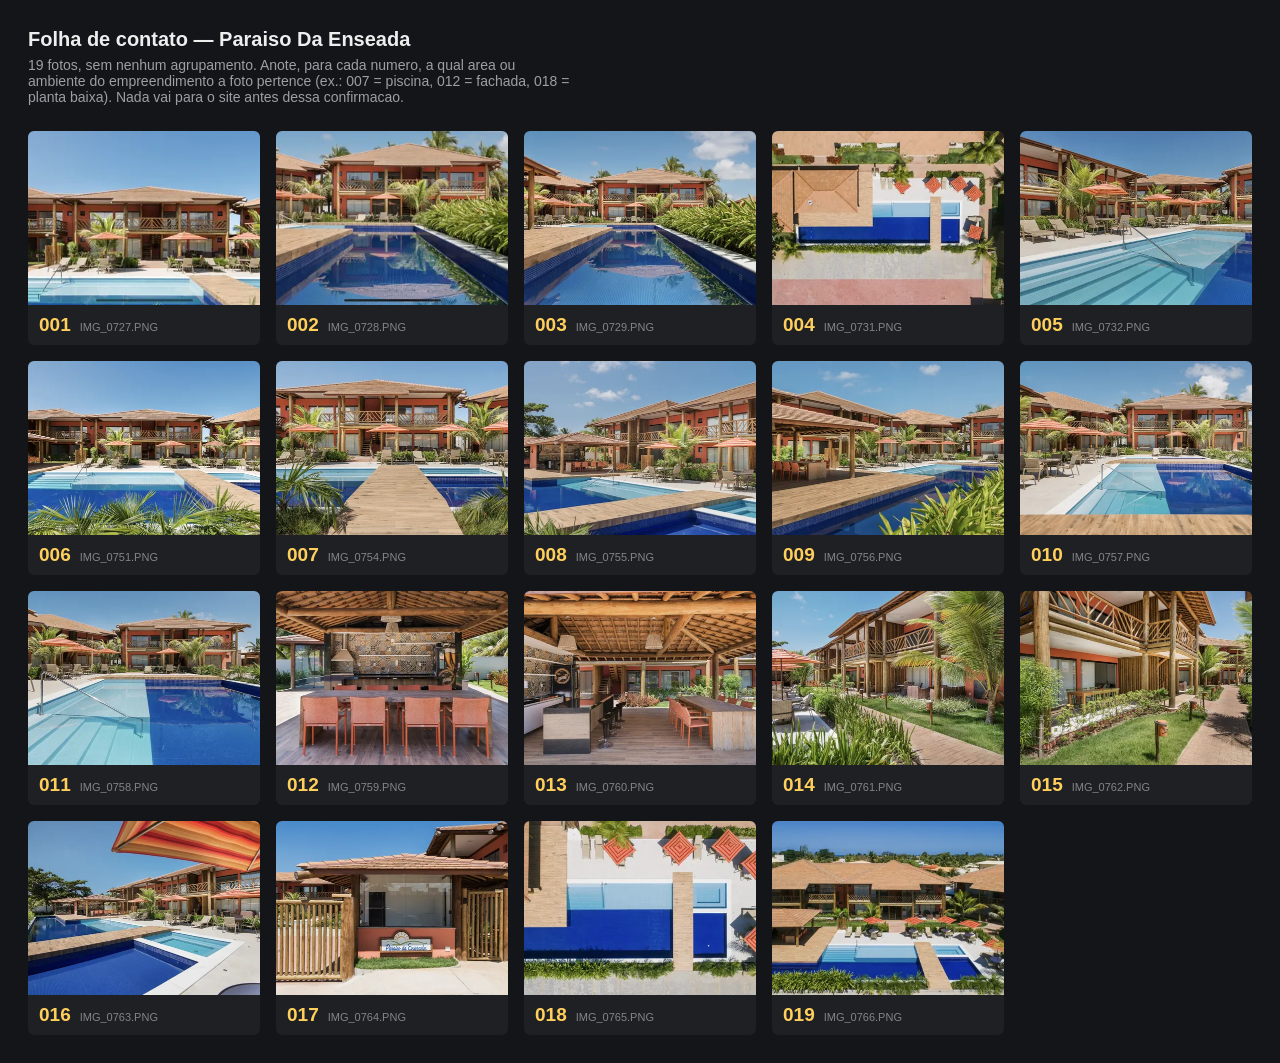
<file: paraiso-da-enseada/folha-de-contato.html>
<!doctype html>
<html lang="pt-BR">
<head>
<meta charset="utf-8">
<meta name="viewport" content="width=device-width, initial-scale=1">
<title>Folha de contato — Paraiso Da Enseada</title>
<style>
  body { font-family: -apple-system, BlinkMacSystemFont, "Segoe UI", Roboto, sans-serif;
         background:#141518; color:#eee; margin:0; padding:28px; }
  h1 { font-size:20px; margin:0 0 6px; }
  p.aviso { color:#9aa0a6; font-size:14px; margin:0 0 26px; max-width:70ch; }
  .grade { display:grid; grid-template-columns:repeat(auto-fill,minmax(230px,1fr)); gap:16px; }
  figure { margin:0; background:#1e2024; border-radius:6px; overflow:hidden; }
  figure img { width:100%; aspect-ratio:4/3; object-fit:cover; display:block; }
  figcaption { padding:9px 11px; display:flex; align-items:baseline; gap:9px; }
  figcaption b { font-size:19px; color:#ffcf5c; }
  figcaption span { font-size:11px; color:#80868b; word-break:break-all; }
</style>
</head>
<body>
<h1>Folha de contato — Paraiso Da Enseada</h1>
<p class="aviso">
  19 fotos, sem nenhum agrupamento. Anote, para cada numero, a qual area
  ou ambiente do empreendimento a foto pertence (ex.: 007 = piscina, 012 = fachada,
  018 = planta baixa). Nada vai para o site antes dessa confirmacao.
</p>
<div class="grade">
    <figure>
      <img src="fotos/001-thumb.webp" alt="Foto 001" loading="lazy">
      <figcaption><b>001</b><span>IMG_0727.PNG</span></figcaption>
    </figure>
    <figure>
      <img src="fotos/002-thumb.webp" alt="Foto 002" loading="lazy">
      <figcaption><b>002</b><span>IMG_0728.PNG</span></figcaption>
    </figure>
    <figure>
      <img src="fotos/003-thumb.webp" alt="Foto 003" loading="lazy">
      <figcaption><b>003</b><span>IMG_0729.PNG</span></figcaption>
    </figure>
    <figure>
      <img src="fotos/004-thumb.webp" alt="Foto 004" loading="lazy">
      <figcaption><b>004</b><span>IMG_0731.PNG</span></figcaption>
    </figure>
    <figure>
      <img src="fotos/005-thumb.webp" alt="Foto 005" loading="lazy">
      <figcaption><b>005</b><span>IMG_0732.PNG</span></figcaption>
    </figure>
    <figure>
      <img src="fotos/006-thumb.webp" alt="Foto 006" loading="lazy">
      <figcaption><b>006</b><span>IMG_0751.PNG</span></figcaption>
    </figure>
    <figure>
      <img src="fotos/007-thumb.webp" alt="Foto 007" loading="lazy">
      <figcaption><b>007</b><span>IMG_0754.PNG</span></figcaption>
    </figure>
    <figure>
      <img src="fotos/008-thumb.webp" alt="Foto 008" loading="lazy">
      <figcaption><b>008</b><span>IMG_0755.PNG</span></figcaption>
    </figure>
    <figure>
      <img src="fotos/009-thumb.webp" alt="Foto 009" loading="lazy">
      <figcaption><b>009</b><span>IMG_0756.PNG</span></figcaption>
    </figure>
    <figure>
      <img src="fotos/010-thumb.webp" alt="Foto 010" loading="lazy">
      <figcaption><b>010</b><span>IMG_0757.PNG</span></figcaption>
    </figure>
    <figure>
      <img src="fotos/011-thumb.webp" alt="Foto 011" loading="lazy">
      <figcaption><b>011</b><span>IMG_0758.PNG</span></figcaption>
    </figure>
    <figure>
      <img src="fotos/012-thumb.webp" alt="Foto 012" loading="lazy">
      <figcaption><b>012</b><span>IMG_0759.PNG</span></figcaption>
    </figure>
    <figure>
      <img src="fotos/013-thumb.webp" alt="Foto 013" loading="lazy">
      <figcaption><b>013</b><span>IMG_0760.PNG</span></figcaption>
    </figure>
    <figure>
      <img src="fotos/014-thumb.webp" alt="Foto 014" loading="lazy">
      <figcaption><b>014</b><span>IMG_0761.PNG</span></figcaption>
    </figure>
    <figure>
      <img src="fotos/015-thumb.webp" alt="Foto 015" loading="lazy">
      <figcaption><b>015</b><span>IMG_0762.PNG</span></figcaption>
    </figure>
    <figure>
      <img src="fotos/016-thumb.webp" alt="Foto 016" loading="lazy">
      <figcaption><b>016</b><span>IMG_0763.PNG</span></figcaption>
    </figure>
    <figure>
      <img src="fotos/017-thumb.webp" alt="Foto 017" loading="lazy">
      <figcaption><b>017</b><span>IMG_0764.PNG</span></figcaption>
    </figure>
    <figure>
      <img src="fotos/018-thumb.webp" alt="Foto 018" loading="lazy">
      <figcaption><b>018</b><span>IMG_0765.PNG</span></figcaption>
    </figure>
    <figure>
      <img src="fotos/019-thumb.webp" alt="Foto 019" loading="lazy">
      <figcaption><b>019</b><span>IMG_0766.PNG</span></figcaption>
    </figure>
</div>
</body>
</html>
</file>
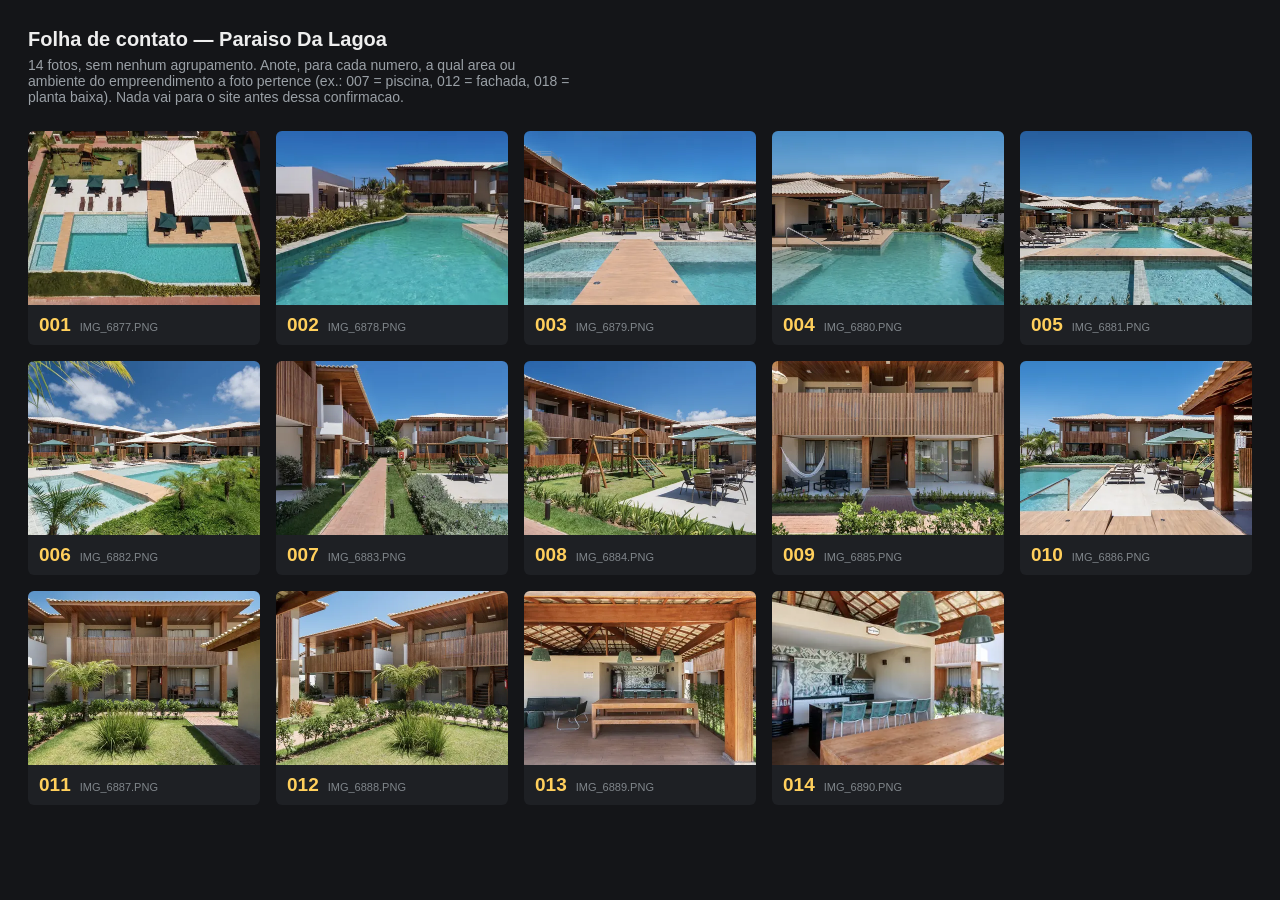
<file: paraiso-da-lagoa/folha-de-contato.html>
<!doctype html>
<html lang="pt-BR">
<head>
<meta charset="utf-8">
<meta name="viewport" content="width=device-width, initial-scale=1">
<title>Folha de contato — Paraiso Da Lagoa</title>
<style>
  body { font-family: -apple-system, BlinkMacSystemFont, "Segoe UI", Roboto, sans-serif;
         background:#141518; color:#eee; margin:0; padding:28px; }
  h1 { font-size:20px; margin:0 0 6px; }
  p.aviso { color:#9aa0a6; font-size:14px; margin:0 0 26px; max-width:70ch; }
  .grade { display:grid; grid-template-columns:repeat(auto-fill,minmax(230px,1fr)); gap:16px; }
  figure { margin:0; background:#1e2024; border-radius:6px; overflow:hidden; }
  figure img { width:100%; aspect-ratio:4/3; object-fit:cover; display:block; }
  figcaption { padding:9px 11px; display:flex; align-items:baseline; gap:9px; }
  figcaption b { font-size:19px; color:#ffcf5c; }
  figcaption span { font-size:11px; color:#80868b; word-break:break-all; }
</style>
</head>
<body>
<h1>Folha de contato — Paraiso Da Lagoa</h1>
<p class="aviso">
  14 fotos, sem nenhum agrupamento. Anote, para cada numero, a qual area
  ou ambiente do empreendimento a foto pertence (ex.: 007 = piscina, 012 = fachada,
  018 = planta baixa). Nada vai para o site antes dessa confirmacao.
</p>
<div class="grade">
    <figure>
      <img src="fotos/001-thumb.webp" alt="Foto 001" loading="lazy">
      <figcaption><b>001</b><span>IMG_6877.PNG</span></figcaption>
    </figure>
    <figure>
      <img src="fotos/002-thumb.webp" alt="Foto 002" loading="lazy">
      <figcaption><b>002</b><span>IMG_6878.PNG</span></figcaption>
    </figure>
    <figure>
      <img src="fotos/003-thumb.webp" alt="Foto 003" loading="lazy">
      <figcaption><b>003</b><span>IMG_6879.PNG</span></figcaption>
    </figure>
    <figure>
      <img src="fotos/004-thumb.webp" alt="Foto 004" loading="lazy">
      <figcaption><b>004</b><span>IMG_6880.PNG</span></figcaption>
    </figure>
    <figure>
      <img src="fotos/005-thumb.webp" alt="Foto 005" loading="lazy">
      <figcaption><b>005</b><span>IMG_6881.PNG</span></figcaption>
    </figure>
    <figure>
      <img src="fotos/006-thumb.webp" alt="Foto 006" loading="lazy">
      <figcaption><b>006</b><span>IMG_6882.PNG</span></figcaption>
    </figure>
    <figure>
      <img src="fotos/007-thumb.webp" alt="Foto 007" loading="lazy">
      <figcaption><b>007</b><span>IMG_6883.PNG</span></figcaption>
    </figure>
    <figure>
      <img src="fotos/008-thumb.webp" alt="Foto 008" loading="lazy">
      <figcaption><b>008</b><span>IMG_6884.PNG</span></figcaption>
    </figure>
    <figure>
      <img src="fotos/009-thumb.webp" alt="Foto 009" loading="lazy">
      <figcaption><b>009</b><span>IMG_6885.PNG</span></figcaption>
    </figure>
    <figure>
      <img src="fotos/010-thumb.webp" alt="Foto 010" loading="lazy">
      <figcaption><b>010</b><span>IMG_6886.PNG</span></figcaption>
    </figure>
    <figure>
      <img src="fotos/011-thumb.webp" alt="Foto 011" loading="lazy">
      <figcaption><b>011</b><span>IMG_6887.PNG</span></figcaption>
    </figure>
    <figure>
      <img src="fotos/012-thumb.webp" alt="Foto 012" loading="lazy">
      <figcaption><b>012</b><span>IMG_6888.PNG</span></figcaption>
    </figure>
    <figure>
      <img src="fotos/013-thumb.webp" alt="Foto 013" loading="lazy">
      <figcaption><b>013</b><span>IMG_6889.PNG</span></figcaption>
    </figure>
    <figure>
      <img src="fotos/014-thumb.webp" alt="Foto 014" loading="lazy">
      <figcaption><b>014</b><span>IMG_6890.PNG</span></figcaption>
    </figure>
</div>
</body>
</html>
</file>
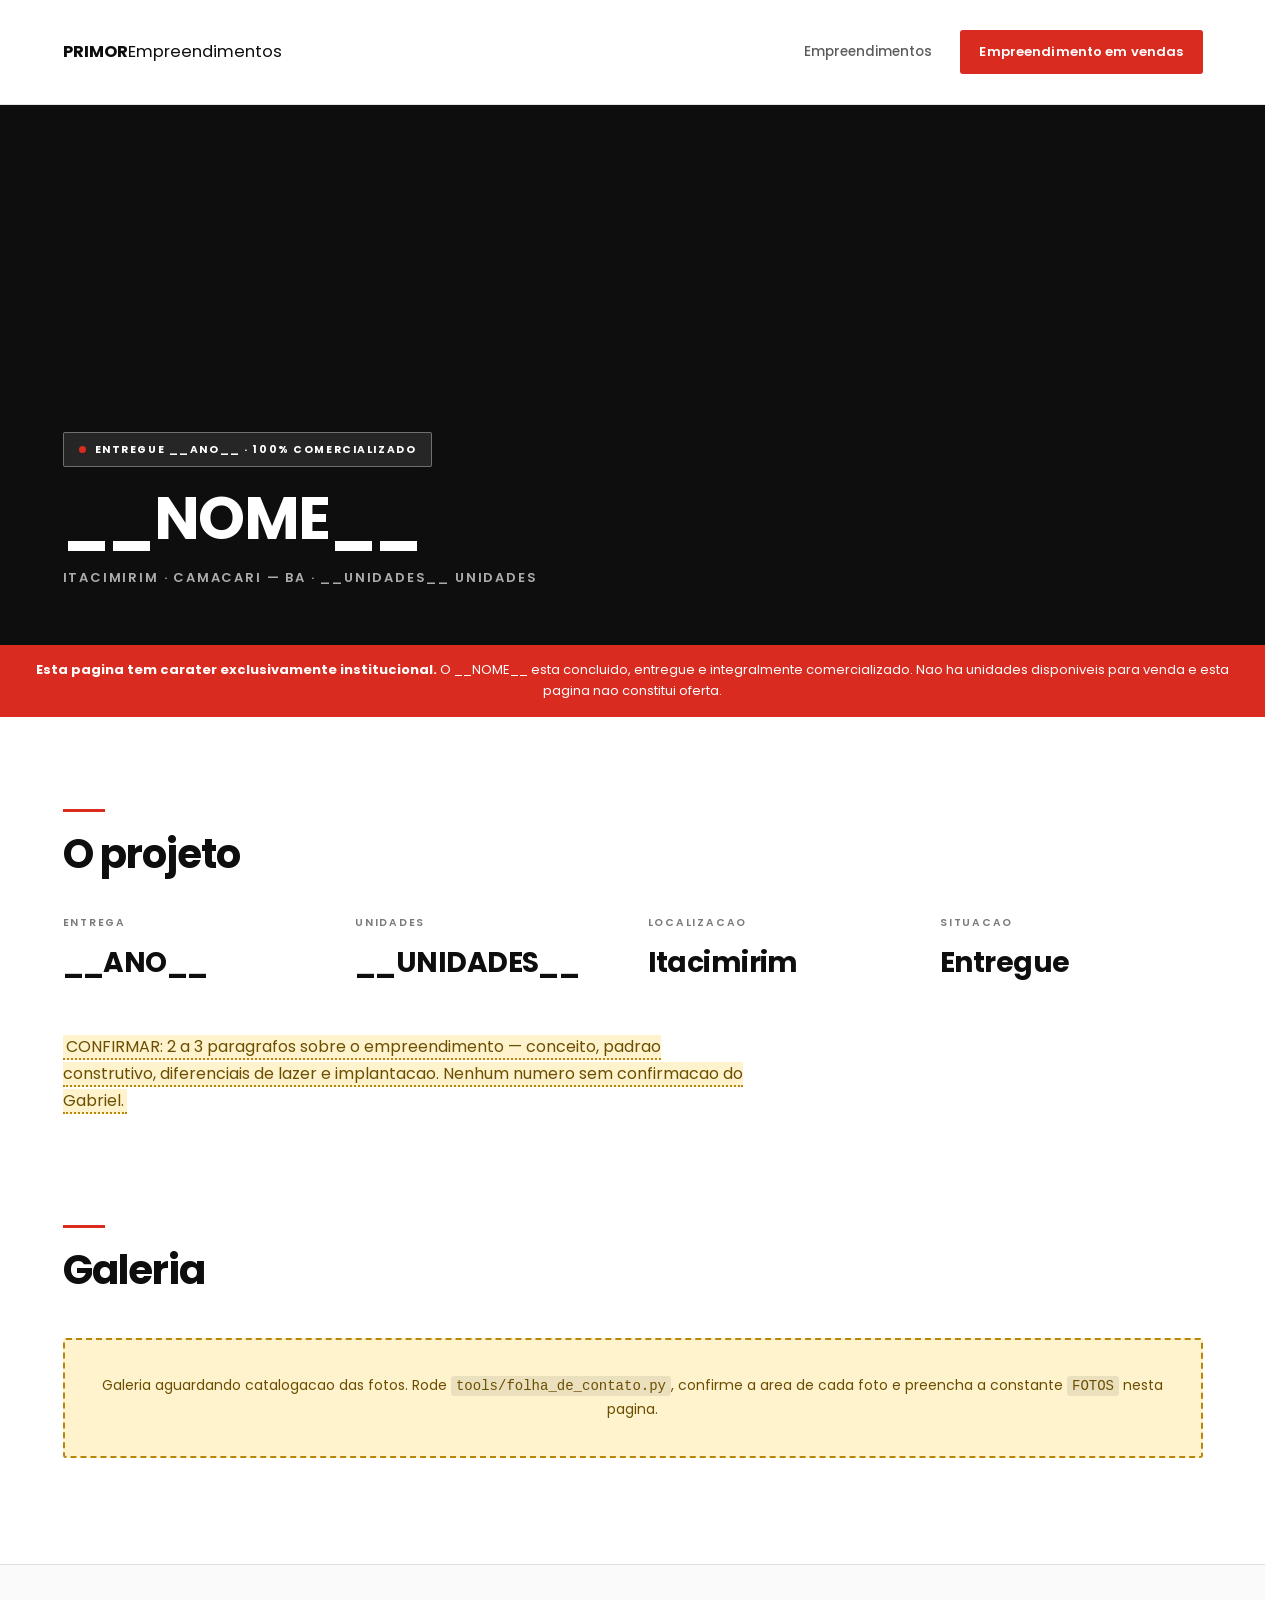
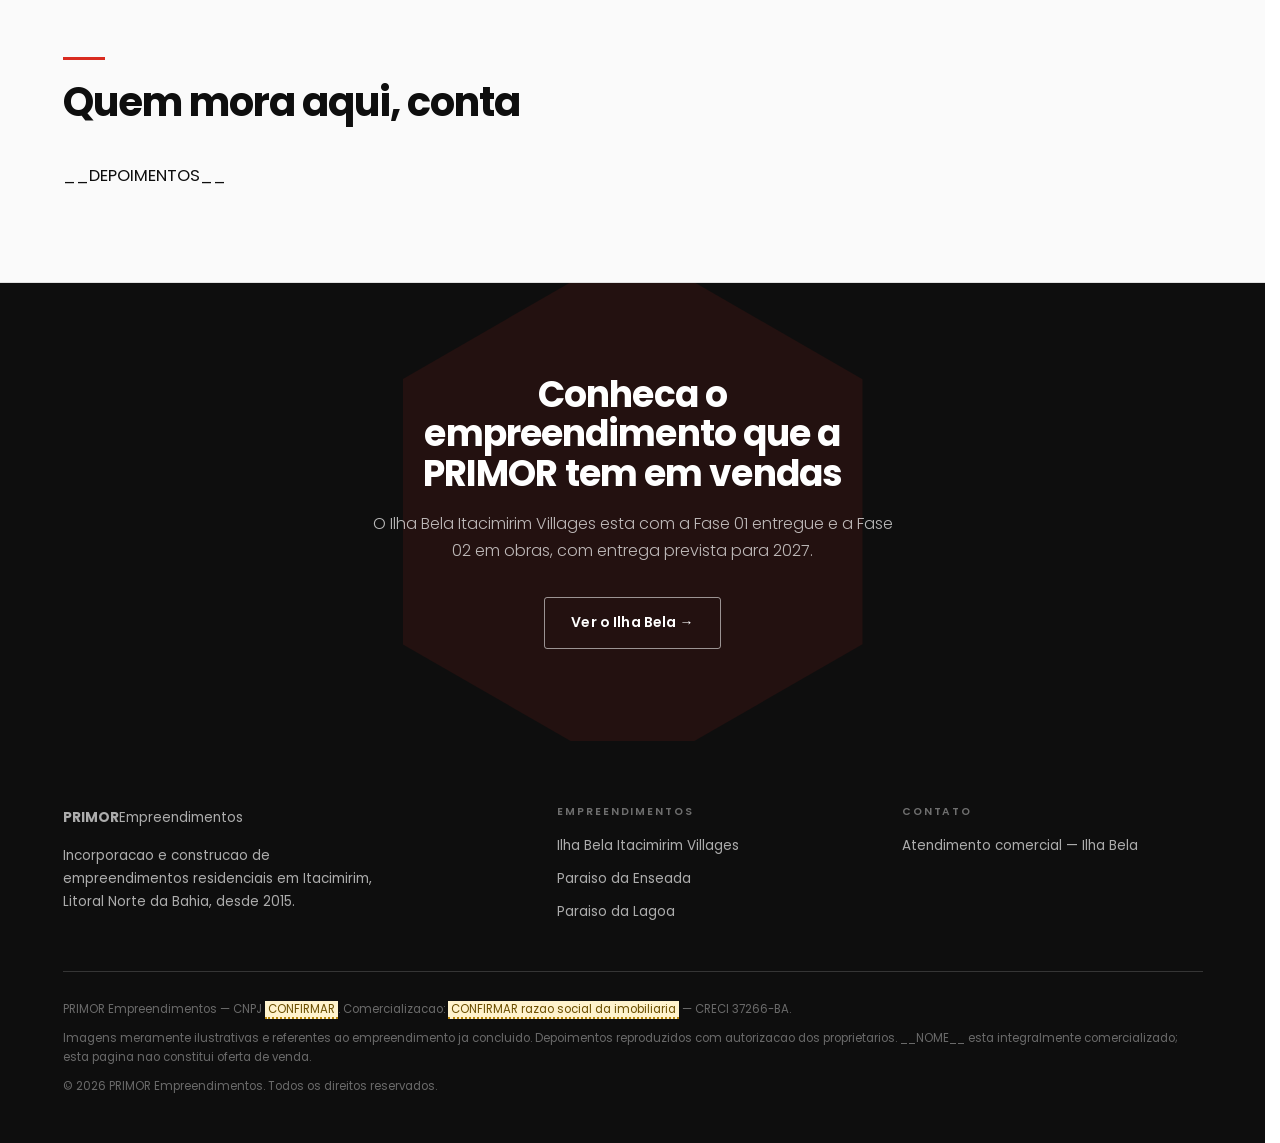
<file: tools/vitrine.template.html>
<!doctype html>
<html lang="pt-BR">
<head>
<meta charset="utf-8">
<meta name="viewport" content="width=device-width, initial-scale=1">
<title>__NOME__ — Empreendimento entregue | PRIMOR Empreendimentos</title>
<meta name="description" content="__NOME__: condominio residencial da PRIMOR em Itacimirim, Bahia. __UNIDADES__ unidades, entregue em __ANO__ e integralmente comercializado. Pagina institucional — nao ha unidades a venda.">
<meta name="robots" content="index, follow">
<link rel="canonical" href="https://www.primorconstrucoes.com.br/__SLUG__/">

<meta property="og:type" content="article">
<meta property="og:locale" content="pt_BR">
<meta property="og:site_name" content="PRIMOR Empreendimentos">
<meta property="og:title" content="__NOME__ — empreendimento entregue pela PRIMOR">
<meta property="og:description" content="__UNIDADES__ unidades em Itacimirim, entregues em __ANO__. Empreendimento integralmente comercializado. Pagina institucional, sem oferta de venda.">
<meta property="og:url" content="https://www.primorconstrucoes.com.br/__SLUG__/">
<!-- CONFIRMAR: apontar para uma foto real do empreendimento (1200x630), nao a logo. -->
<meta property="og:image" content="https://www.primorconstrucoes.com.br/__SLUG__/fotos/og.jpg">
<meta name="twitter:card" content="summary_large_image">
<meta name="theme-color" content="#0e0e0e">

<link rel="preconnect" href="https://fonts.googleapis.com">
<link rel="preconnect" href="https://fonts.gstatic.com" crossorigin>
<link href="https://fonts.googleapis.com/css2?family=Poppins:wght@300;400;500;600;700;800&display=swap" rel="stylesheet">
<link rel="stylesheet" href="/assets/css/primor.css">
<link rel="stylesheet" href="/assets/css/vitrine.css">
<!-- CONFIRMAR: apos catalogar as fotos, adicionar o preload da foto de capa:
     <link rel="preload" as="image" fetchpriority="high" href="/__SLUG__/fotos/001.webp"> -->

<style>
  /* CONFIRMAR: trocar pela foto de capa escolhida na catalogacao.
     .hero-vitrine { background-image: url("/__SLUG__/fotos/001.webp"); } */
</style>
</head>
<body>

<header class="topo">
  <div class="wrap">
    <a class="marca" href="/">
      <svg class="hex" viewBox="0 0 22 25.4" aria-hidden="true"><path d="M11 0l11 6.35v12.7L11 25.4 0 19.05V6.35z"/></svg>
      <span class="marca-texto"><b>PRIMOR</b><span>Empreendimentos</span></span>
    </a>
    <nav>
      <a href="/#empreendimentos" class="oculta-mobile">Empreendimentos</a>
      <a class="btn btn-primario btn-compacto" href="/ilhabela/">Empreendimento em vendas</a>
    </nav>
  </div>
</header>

<main>

  <section class="hero-vitrine">
    <div class="wrap">
      <span class="selo-entregue">Entregue __ANO__ &middot; 100% comercializado</span>
      <h1>__NOME__</h1>
      <p class="local">Itacimirim &middot; Camacari &mdash; BA &middot; __UNIDADES__ unidades</p>
    </div>
  </section>

  <!-- Faixa juridica: deixa explicito que a pagina nao e oferta. -->
  <p class="faixa-aviso">
    <b>Esta pagina tem carater exclusivamente institucional.</b>
    O __NOME__ esta concluido, entregue e integralmente comercializado.
    Nao ha unidades disponiveis para venda e esta pagina nao constitui oferta.
  </p>

  <section class="secao">
    <div class="wrap">
      <hr class="filete">
      <h2 class="titulo-secao" style="margin-bottom:38px;">O projeto</h2>

      <dl class="ficha" style="margin-bottom:48px;">
        <div><dt>Entrega</dt><dd>__ANO__</dd></div>
        <div><dt>Unidades</dt><dd>__UNIDADES__</dd></div>
        <div><dt>Localizacao</dt><dd>Itacimirim</dd></div>
        <div><dt>Situacao</dt><dd>Entregue</dd></div>
      </dl>

      <div class="texto-institucional">
        <p><span class="pendente">CONFIRMAR: 2 a 3 paragrafos sobre o empreendimento —
        conceito, padrao construtivo, diferenciais de lazer e implantacao.
        Nenhum numero sem confirmacao do Gabriel.</span></p>
      </div>
    </div>
  </section>

  <section class="secao" style="padding-top:0;">
    <div class="wrap">
      <hr class="filete">
      <h2 class="titulo-secao" style="margin-bottom:32px;">Galeria</h2>
      <div class="galeria" data-galeria></div>
    </div>
  </section>

  <section class="secao secao-cinza">
    <div class="wrap">
      <hr class="filete">
      <h2 class="titulo-secao" style="margin-bottom:38px;">Quem mora aqui, conta</h2>
      <div class="depoimentos">__DEPOIMENTOS__
      </div>
    </div>
  </section>

  <section class="secao cta-ilhabela">
    <div class="wrap">
      <h2>Conheca o empreendimento que a PRIMOR tem em vendas</h2>
      <p>
        O Ilha Bela Itacimirim Villages esta com a Fase 01 entregue e a Fase 02
        em obras, com entrega prevista para 2027.
      </p>
      <a class="btn btn-inverso" href="/ilhabela/">Ver o Ilha Bela &rarr;</a>
    </div>
  </section>

</main>

<footer class="rodape">
  <div class="wrap">
    <div class="rodape-grid">
      <div>
        <a class="marca marca-inversa" href="/">
          <svg class="hex" viewBox="0 0 22 25.4" aria-hidden="true"><path d="M11 0l11 6.35v12.7L11 25.4 0 19.05V6.35z"/></svg>
          <span class="marca-texto"><b>PRIMOR</b><span>Empreendimentos</span></span>
        </a>
        <p style="margin:20px 0 0; max-width:36ch;">
          Incorporacao e construcao de empreendimentos residenciais em Itacimirim,
          Litoral Norte da Bahia, desde 2015.
        </p>
      </div>
      <div>
        <h4>Empreendimentos</h4>
        <ul>
          <li><a href="/ilhabela/">Ilha Bela Itacimirim Villages</a></li>
          <li><a href="/paraiso-da-enseada/">Paraiso da Enseada</a></li>
          <li><a href="/paraiso-da-lagoa/">Paraiso da Lagoa</a></li>
        </ul>
      </div>
      <div>
        <h4>Contato</h4>
        <!-- Sem WhatsApp aqui de proposito: o unico numero e o de vendas do
             Ilha Bela e nao pode receber lead achando que compra este projeto. -->
        <ul>
          <li><a href="/ilhabela/">Atendimento comercial &mdash; Ilha Bela</a></li>
        </ul>
      </div>
    </div>

    <div class="rodape-legal">
      <p>
        PRIMOR Empreendimentos &mdash; CNPJ <span class="pendente">CONFIRMAR</span>.
        Comercializacao: <span class="pendente">CONFIRMAR razao social da imobiliaria</span> &mdash; CRECI 37266-BA.
      </p>
      <p>
        Imagens meramente ilustrativas e referentes ao empreendimento ja concluido.
        Depoimentos reproduzidos com autorizacao dos proprietarios.
        __NOME__ esta integralmente comercializado; esta pagina nao constitui oferta de venda.
      </p>
      <p>&copy; <span id="ano">2026</span> PRIMOR Empreendimentos. Todos os direitos reservados.</p>
    </div>
  </div>
</footer>

<script>
  document.getElementById("ano").textContent = new Date().getFullYear();

  /* Preencher APOS a catalogacao manual (tools/folha_de_contato.py -> catalogo.csv).
     Formato:
       { thumb: "/__SLUG__/fotos/001-thumb.webp",
         full:  "/__SLUG__/fotos/001.webp",
         alt:   "Piscina do __NOME__",
         legenda: "Piscina" }                                                  */
  window.FOTOS = [];
</script>
<script src="/assets/js/galeria.js" defer></script>

<script type="application/ld+json">
{
  "@context": "https://schema.org",
  "@type": "ApartmentComplex",
  "name": "__NOME__",
  "url": "https://www.primorconstrucoes.com.br/__SLUG__/",
  "numberOfAccommodationUnits": __UNIDADES__,
  "address": { "@type": "PostalAddress", "addressLocality": "Itacimirim", "addressRegion": "BA", "addressCountry": "BR" },
  "description": "Condominio residencial da PRIMOR Empreendimentos em Itacimirim, entregue em __ANO__ e integralmente comercializado. Nao ha unidades disponiveis para venda.",
  "developer": { "@type": "Organization", "name": "PRIMOR Empreendimentos", "url": "https://www.primorconstrucoes.com.br/" }
}
</script>

</body>
</html>
</file>
<file: assets/css/primor.css>
/* ==========================================================================
   PRIMOR Empreendimentos — identidade visual da marca
   Usado por: / (home), /paraiso-da-enseada/, /paraiso-da-lagoa/
   NAO usado por /ilhabela/ (mantem a paleta propria do empreendimento).

   Proporcao da marca: a logo e ~90% preto e ~10% vermelho (so o hexagono).
   O site segue a mesma proporcao. Vermelho e acento — CTA, filete, tag de
   "em vendas", hover. Nunca superficie grande.
   ========================================================================== */

:root {
  color-scheme: light;

  /* Marca */
  --preto:        #0e0e0e;
  --preto-puro:   #000000;
  --vermelho:     #d92b20;  /* CONFIRMAR contra o arquivo original da logo */
  --vermelho-vivo:#e8443a;  /* hover */
  --vermelho-fundo:#a31c16; /* faceta escura do hexagono */

  /* Neutros */
  --branco:     #ffffff;
  --cinza-50:   #fafafa;
  --cinza-100:  #f2f2f2;
  --cinza-200:  #e4e4e4;
  --cinza-500:  #7a7a7a;
  --cinza-600:  #5c5c5c;
  --cinza-700:  #3d3d3d;
  --linha:      rgba(14, 14, 14, .11);
  --linha-clara:rgba(255, 255, 255, .16);

  --fonte: "Poppins", -apple-system, BlinkMacSystemFont, "Segoe UI", Roboto, sans-serif;

  --gutter: 20px;
  --maxw: 1180px;
  --radius: 3px;
}

*, *::before, *::after { box-sizing: border-box; }
html { -webkit-text-size-adjust: 100%; scroll-behavior: smooth; }

body {
  margin: 0;
  background: var(--branco);
  color: var(--preto);
  font-family: var(--fonte);
  font-size: 16.5px;
  line-height: 1.68;
  font-weight: 400;
  -webkit-font-smoothing: antialiased;
  overflow-x: hidden;
}

img { max-width: 100%; height: auto; display: block; }
a { color: inherit; }

h1, h2, h3 {
  font-family: var(--fonte);
  font-weight: 700;
  letter-spacing: -.025em;
  line-height: 1.1;
  margin: 0;
  text-wrap: balance;
}

.wrap { width: 100%; max-width: var(--maxw); margin: 0 auto; padding: 0 var(--gutter); }

.eyebrow {
  font-size: 11.5px;
  letter-spacing: .2em;
  text-transform: uppercase;
  font-weight: 600;
  color: var(--vermelho);
  margin: 0 0 18px;
}
.eyebrow-claro { color: var(--vermelho-vivo); }

/* --- Marcador de dado nao confirmado -------------------------------------
   Visivel de proposito. Nada com esta classe pode ir ao ar.                 */
.pendente {
  background: #fff3cd;
  border-bottom: 2px dotted #b8860b;
  color: #6b4e00;
  padding: 0 3px;
}

/* --- Marca ---------------------------------------------------------------
   O lockup da PRIMOR e quase quadrado (hexagono acima do wordmark), nao
   horizontal. Por isso o header e mais alto que o padrao: num header de 70px
   a logo caberia com ~55px de largura e "PRIMOR" ficaria ilegivel.
   ------------------------------------------------------------------------- */
.marca { display: inline-flex; text-decoration: none; line-height: 0; }
.marca img { height: 76px; width: auto; }
.rodape .marca img { height: 78px; }
@media (max-width: 640px) { .marca img { height: 58px; } }

/* --- Header ----------------------------------------------------------------
   104px porque a logo e um lockup quadrado: abaixo de ~76px de altura o
   "PRIMOR" vira borrao e o "EMPREENDIMENTOS" some.                           */
.topo {
  position: sticky; top: 0; z-index: 50;
  /* Fundo opaco, sem backdrop-filter: com o header encolhendo, o blur
     recompoe a cada quadro e deixa um fantasma da logo no tamanho antigo.
     A 93% de branco o efeito de vidro nem aparecia, e custava GPU em todo
     quadro de scroll. */
  background: #fff;
  border-bottom: 1px solid var(--linha);
}
.topo .wrap { display: flex; align-items: center; justify-content: space-between; height: 104px; gap: 16px; }
.topo nav { display: flex; align-items: center; gap: 28px; }

/* :not(.btn) e obrigatorio: sem isso este seletor (0,2,1) vence .btn-primario
   (0,1,0) e o texto do botao sai cinza em cima do vermelho. */
.topo nav a:not(.btn) {
  font-size: 13.5px; text-decoration: none; color: var(--cinza-600); font-weight: 500;
}
.topo nav a:not(.btn):hover { color: var(--vermelho); }
@media (max-width: 660px) { .topo nav a.oculta-mobile { display: none; } }
@media (max-width: 640px) { .topo .wrap { height: 84px; } }

/* --- Botoes ---------------------------------------------------------------- */
.btn {
  display: inline-flex; align-items: center; gap: 9px;
  padding: 13px 26px;
  font-family: var(--fonte); font-size: 14px; font-weight: 600; letter-spacing: .01em;
  text-decoration: none; border-radius: var(--radius);
  border: 1.5px solid transparent; cursor: pointer;
  transition: background .18s ease, color .18s ease, border-color .18s ease;
}
.btn-primario { background: var(--vermelho); color: #fff; }
.btn-primario:hover { background: var(--vermelho-vivo); }
.btn-preto { background: var(--preto); color: #fff; }
.btn-preto:hover { background: var(--vermelho); }
.btn-secundario { border-color: var(--preto); color: var(--preto); }
.btn-secundario:hover { background: var(--preto); color: #fff; }
.btn-inverso { border-color: rgba(255,255,255,.55); color: #fff; }
.btn-inverso:hover { background: #fff; color: var(--preto); }
.btn-compacto { padding: 10px 18px; font-size: 13px; }

/* --- Tags de status -------------------------------------------------------- */
.tag {
  display: inline-block;
  font-size: 10px; font-weight: 700; letter-spacing: .15em; text-transform: uppercase;
  padding: 6px 12px; border-radius: 2px;
}
.tag-vendas   { background: var(--vermelho); color: #fff; }
.tag-entregue { background: rgba(255,255,255,.15); color: #fff; border: 1px solid rgba(255,255,255,.4); }
.tag-entregue-claro { background: var(--cinza-100); color: var(--cinza-600); border: 1px solid var(--linha); }

/* --- Depoimentos (prova social) -------------------------------------------- */
/* align-items:start e necessario: sem isso todo card estica ate a altura do
   maior e o depoimento curto fica com um vao enorme acima do rodape. */
.depoimentos {
  display: grid; grid-template-columns: repeat(auto-fit, minmax(300px, 1fr));
  gap: 24px; align-items: start;
}
.depoimento {
  /* <figure> carrega margin: 1em 40px do user-agent — sem este reset o card
     encolhe 80px e desalinha da coluna do grid. */
  margin: 0;
  background: var(--branco); border: 1px solid var(--linha);
  border-top: 3px solid var(--vermelho);
  padding: 30px 28px 26px; border-radius: var(--radius);
  display: flex; flex-direction: column;
}
.depoimento blockquote {
  margin: 0 0 22px; font-size: 15.5px; line-height: 1.7; color: var(--cinza-700);
  quotes: "\201C" "\201D";
}
.depoimento blockquote::before { content: open-quote; color: var(--vermelho); font-weight: 700; }
.depoimento blockquote::after  { content: close-quote; color: var(--vermelho); font-weight: 700; }
.depoimento footer { margin-top: auto; padding-top: 18px; border-top: 1px solid var(--linha); }
.depoimento cite { font-style: normal; font-weight: 600; font-size: 14.5px; display: block; }
.depoimento .origem {
  font-size: 11.5px; letter-spacing: .1em; text-transform: uppercase;
  color: var(--cinza-500); margin-top: 4px; font-weight: 500;
}

/* --- Rodape institucional -------------------------------------------------- */
.rodape { background: var(--preto); color: rgba(255,255,255,.66); padding: 62px 0 38px; font-size: 13.5px; }
.rodape a { color: rgba(255,255,255,.66); }
.rodape-grid {
  display: grid; grid-template-columns: 1.5fr 1fr 1fr; gap: 44px;
  padding-bottom: 38px; border-bottom: 1px solid var(--linha-clara);
}
@media (max-width: 780px) { .rodape-grid { grid-template-columns: 1fr; gap: 30px; } }
.rodape h4 {
  font-size: 10.5px; letter-spacing: .18em; text-transform: uppercase;
  color: rgba(255,255,255,.4); margin: 0 0 15px; font-weight: 600;
}
.rodape ul { list-style: none; margin: 0; padding: 0; }
.rodape li { margin-bottom: 10px; }
.rodape li a { text-decoration: none; }
.rodape li a:hover { color: var(--vermelho-vivo); }
.rodape-legal { padding-top: 28px; font-size: 11.5px; line-height: 1.7; color: rgba(255,255,255,.38); }
.rodape-legal p { margin: 0 0 9px; }

/* --- Utilidades ------------------------------------------------------------ */
.secao { padding: 92px 0; }
@media (max-width: 780px) { .secao { padding: 60px 0; } }
.secao-cinza { background: var(--cinza-50); border-top: 1px solid var(--linha); border-bottom: 1px solid var(--linha); }
.filete { width: 42px; height: 3px; background: var(--vermelho); border: 0; margin: 0 0 20px; }
.titulo-secao { font-size: clamp(27px, 3.7vw, 40px); }

/* ==========================================================================
   MOVIMENTO
   Tudo aqui depende da classe .motion no <html>, colocada por um script
   inline no <head>. Sem JavaScript a classe nunca entra e a pagina aparece
   inteira, estatica — nunca invisivel esperando um script que falhou.
   ========================================================================== */

/* --- Transicao entre paginas ----------------------------------------------
   Duas linhas fazem a navegacao entre /, /paraiso-da-enseada/ e
   /paraiso-da-lagoa/ deixar de piscar em branco. Navegador sem suporte
   simplesmente navega como antes.                                           */
@view-transition { navigation: auto; }

::view-transition-old(root) { animation: vt-sai .2s ease both; }
::view-transition-new(root) { animation: vt-entra .3s ease both; }
@keyframes vt-sai   { to   { opacity: 0; transform: translateY(-6px); } }
@keyframes vt-entra { from { opacity: 0; transform: translateY(10px); } }

/* --- Entrada no scroll -----------------------------------------------------
   So opacity e transform: o navegador desenha as duas na placa de video,
   sem recalcular o layout da pagina a cada quadro.                          */
/* A lista precisa estar no CSS, nao num atributo posto pelo JS: o script so
   roda depois do parse, e o elemento apareceria por um instante antes de
   sumir. Nada do hero entra aqui — animar o que ja esta na tela ao abrir
   atrasa o LCP, a medida que o Google usa em ranqueamento e no Ads.         */
/* :where() nao soma especificidade. Sem ele, ".motion .secao .filete"
   (0,3,0) venceria ".motion .visivel" (0,2,0) e o elemento receberia a
   classe mas continuaria invisivel — foi exatamente o que aconteceu. */
.motion :where(
  .secao .filete,
  .titulo-secao,
  .marco,
  .card,
  .depoimento,
  .ficha > div,
  .texto-institucional p,
  .sobre-grid > div,
  .galeria-item,
  .cta-ilhabela h2,
  .cta-ilhabela p,
  .cta-ilhabela .btn,
  .secao-cinza > .wrap > p,
  .cadastro-caixa
) {
  opacity: var(--rv-opacidade, 0);
  transform: translateY(var(--rv-deslocamento, 14px));
  transition: opacity .55s cubic-bezier(.22, .61, .36, 1),
              transform .55s cubic-bezier(.22, .61, .36, 1);
  transition-delay: calc(var(--atraso, 0) * 60ms);
}
.motion .visivel { opacity: 1; transform: none; }
/* O que ja esta na tela quando a pagina abre aparece sem animar. */
.motion .instantaneo { transition: none; }

/* --- Header que encolhe ----------------------------------------------------
   Unica excecao a regra de so animar transform/opacity: a altura do header
   muda o layout de verdade e nao ha como falsear isso com transform sem
   deixar uma faixa vazia. E um elemento so, uma vez por mudanca de direcao
   do scroll — o custo e pontual, nao por quadro numa lista.                 */
.motion .topo .wrap,
.motion .marca img { transition: height .3s cubic-bezier(.4, 0, .2, 1); }
.motion .topo { transition: box-shadow .3s ease; }
.motion .topo.compacto .wrap { height: 72px; }
.motion .topo.compacto .marca img { height: 50px; }
.motion .topo.compacto { box-shadow: 0 2px 18px rgba(14, 14, 14, .09); }
@media (max-width: 640px) {
  .motion .topo.compacto .wrap { height: 64px; }
  .motion .topo.compacto .marca img { height: 44px; }
}

/* --- Microinteracoes -------------------------------------------------------- */
.card { transition: transform .22s ease, box-shadow .22s ease, border-color .22s ease; }
.card .card-foto img { transition: transform .5s cubic-bezier(.22, .61, .36, 1); }
.card:hover .card-foto img { transform: scale(1.04); }
.card .card-link { transition: gap .2s ease; }
.btn { transition: background .18s ease, color .18s ease, border-color .18s ease,
                   transform .18s ease; }
.btn:active { transform: translateY(1px); }

/* --- Acessibilidade ---------------------------------------------------------
   O sistema operacional tem "reduzir movimento", usado por quem tem
   enxaqueca vestibular, epilepsia fotossensivel ou enjoa com animacao.
   Aqui todo o movimento e desligado, e o conteudo aparece inteiro.          */
@media (prefers-reduced-motion: reduce) {
  html { scroll-behavior: auto; }
  *, *::before, *::after {
    animation-duration: .01ms !important;
    animation-iteration-count: 1 !important;
    transition-duration: .01ms !important;
  }
  /* Variavel herdada: desliga a entrada na raiz e todo o grupo nasce
     visivel, sem precisar repetir a lista de seletores nem usar
     !important, que quebraria transforms legitimos (hover dos cards,
     centralizacao do hexagono no CTA).                                  */
  .motion { --rv-opacidade: 1; --rv-deslocamento: 0px; }
}
@media (prefers-reduced-motion: reduce) {
  @view-transition { navigation: none; }
}

/* O lightbox usa a mesma API de transicao das paginas. Sem isto, a animacao
   de troca de pagina rodaria junto e a pagina inteira piscaria ao abrir uma
   foto — so a miniatura deve se mover. */
html.vt-lightbox::view-transition-old(root),
html.vt-lightbox::view-transition-new(root) { animation: none; }
::view-transition-group(foto-ativa) { animation-duration: .35s; }

/* Evita o pulo lateral quando o lightbox tira a barra de rolagem. */
html { scrollbar-gutter: stable; }

/* --- Formulario de cadastro ------------------------------------------------ */
.cadastro-caixa {
  background: var(--branco); border: 1px solid var(--linha);
  border-top: 3px solid var(--vermelho); border-radius: var(--radius);
  padding: 38px 38px 34px; max-width: 620px;
}
@media (max-width: 560px) { .cadastro-caixa { padding: 26px 22px 24px; } }

.campo { margin-bottom: 18px; }
.campo label {
  display: block; font-size: 12px; font-weight: 600; letter-spacing: .08em;
  text-transform: uppercase; color: var(--cinza-600); margin-bottom: 7px;
}
.campo label .opcional { font-weight: 400; text-transform: none; letter-spacing: 0; color: var(--cinza-500); }
.campo input[type="text"],
.campo input[type="email"],
.campo input[type="tel"] {
  width: 100%; padding: 13px 15px;
  font-family: var(--fonte); font-size: 15.5px; color: var(--preto);
  background: var(--cinza-50); border: 1px solid var(--cinza-200);
  border-radius: var(--radius); transition: border-color .18s ease, background .18s ease;
}
.campo input:focus {
  outline: none; background: var(--branco);
  border-color: var(--vermelho); box-shadow: 0 0 0 3px rgba(217, 43, 32, .12);
}
.campo input[aria-invalid="true"] { border-color: var(--vermelho); }
.campo .erro { display: none; font-size: 12.5px; color: var(--vermelho); margin-top: 6px; font-weight: 500; }
.campo input[aria-invalid="true"] ~ .erro { display: block; }

.consentimento { display: flex; gap: 11px; align-items: flex-start; margin: 22px 0 24px; }
.consentimento input { margin-top: 3px; width: 17px; height: 17px; accent-color: var(--vermelho); flex: none; }
.consentimento label { font-size: 13.5px; color: var(--cinza-600); line-height: 1.55; }
.consentimento[data-invalido="true"] label { color: var(--vermelho); }

/* Armadilha de robo: invisivel para gente, preenchida por script automatico.
   Fora da tela em vez de display:none, que alguns robos detectam. */
.armadilha {
  position: absolute; left: -9999px; width: 1px; height: 1px;
  overflow: hidden; opacity: 0;
}

.cadastro-estado { margin-top: 16px; font-size: 14px; font-weight: 500; min-height: 1.2em; }
.cadastro-estado[data-tipo="erro"] { color: var(--vermelho); }
.cadastro-estado[data-tipo="ok"] { color: #1f8a4c; }

.cadastro-caixa button[type="submit"] { width: 100%; justify-content: center; }
.cadastro-caixa button[disabled] { opacity: .6; cursor: progress; }

.cadastro-grid { display: grid; grid-template-columns: 1.05fr 1fr; gap: 56px; align-items: start; }
@media (max-width: 900px) { .cadastro-grid { grid-template-columns: 1fr; gap: 30px; } }
.cadastro-grid p { color: var(--cinza-600); font-size: 16px; margin: 0; }
</file>
<file: assets/css/vitrine.css>
/* Paginas de vitrine institucional — Paraiso da Enseada e Paraiso da Lagoa.
   REGRA: estas paginas nao vendem. Sem preco, sem plano de pagamento, sem
   formulario, sem WhatsApp. O unico CTA aponta para o Ilha Bela. */

.hero-vitrine {
  position: relative;
  min-height: 60vh;
  display: flex; align-items: flex-end;
  padding: 92px 0 56px;
  background: var(--preto);
  color: #fff;
  overflow: hidden;
}

/* A foto de capa vive num pseudo-elemento, nao no fundo do proprio hero:
   background-image nao aceita transform, e o Ken Burns precisa de transform
   para ser desenhado na placa de video. Cada pagina define --capa.          */
.hero-vitrine::before {
  content: ""; position: absolute; inset: 0;
  background-image: var(--capa);
  background-size: cover; background-position: center;
  transform: scale(1);
}
/* Comeca em scale(1) de proposito: qualquer estado inicial diferente do
   final atrasaria a pintura da maior imagem da pagina (o LCP).             */
.motion .hero-vitrine::before { animation: kenburns 26s ease-out forwards; }
@keyframes kenburns { from { transform: scale(1); } to { transform: scale(1.07); } }

.hero-vitrine::after {
  content: ""; position: absolute; inset: 0;
  background: linear-gradient(180deg, rgba(14,14,14,.25) 0%, rgba(14,14,14,.82) 100%);
}
.hero-vitrine .wrap { position: relative; z-index: 1; }
.hero-vitrine h1 { font-size: clamp(34px, 5.6vw, 60px); color: #fff; margin-top: 18px; }
.hero-vitrine p.local {
  margin: 16px 0 0; font-size: 13px; letter-spacing: .14em;
  text-transform: uppercase; font-weight: 600; color: rgba(255,255,255,.66);
}

/* Selo obrigatorio: a ausencia de preco nao comunica nada; o selo comunica. */
.selo-entregue {
  display: inline-flex; align-items: center; gap: 9px;
  background: rgba(255,255,255,.1);
  border: 1px solid rgba(255,255,255,.34);
  backdrop-filter: blur(6px); -webkit-backdrop-filter: blur(6px);
  color: #fff; padding: 8px 15px; border-radius: 2px;
  font-size: 10.5px; font-weight: 700; letter-spacing: .15em; text-transform: uppercase;
}
.selo-entregue::before { content: ""; width: 7px; height: 7px; border-radius: 50%; background: var(--vermelho); }

.faixa-aviso {
  background: var(--vermelho); color: #fff; margin: 0;
  font-size: 13px; text-align: center; padding: 15px 20px; line-height: 1.6;
}
.faixa-aviso b { font-weight: 700; }

/* --- Ficha institucional --- */
.ficha { display: grid; grid-template-columns: repeat(auto-fit, minmax(170px, 1fr)); gap: 30px; }
.ficha dt {
  font-size: 10.5px; letter-spacing: .17em; text-transform: uppercase;
  color: var(--cinza-500); font-weight: 600; margin-bottom: 8px;
}
.ficha dd { margin: 0; font-size: 28px; font-weight: 700; letter-spacing: -.02em; color: var(--preto); }

.texto-institucional { max-width: 62ch; }
.texto-institucional p { color: var(--cinza-600); font-size: 16px; margin: 0 0 18px; }

/* --- Galeria --- */
.galeria { display: grid; grid-template-columns: repeat(auto-fill, minmax(270px, 1fr)); gap: 14px; }
.galeria-item {
  position: relative; padding: 0; border: 0; cursor: pointer;
  background: var(--cinza-100); border-radius: var(--radius); overflow: hidden;
  aspect-ratio: 4 / 3;
}
.galeria-item img { width: 100%; height: 100%; object-fit: cover; transition: transform .35s ease; }
.galeria-item:hover img { transform: scale(1.045); }
.galeria-item:focus-visible { outline: 3px solid var(--vermelho); outline-offset: 3px; }
.galeria-legenda {
  position: absolute; left: 0; right: 0; bottom: 0;
  padding: 26px 14px 11px; text-align: left;
  font-size: 12px; font-weight: 600; color: #fff;
  background: linear-gradient(180deg, transparent, rgba(0,0,0,.7));
}
/* Em telas com mouse a legenda aparece no hover — sempre visivel deixava a
   grade poluida. Em toque nao existe hover, entao la ela continua fixa.    */
@media (hover: hover) {
  .motion .galeria-legenda {
    opacity: 0; transform: translateY(6px);
    transition: opacity .25s ease, transform .25s ease;
  }
  .motion .galeria-item:hover .galeria-legenda,
  .motion .galeria-item:focus-visible .galeria-legenda {
    opacity: 1; transform: none;
  }
}
.galeria-vazia {
  grid-column: 1 / -1; padding: 34px; text-align: center;
  background: #fff3cd; border: 2px dashed #b8860b; border-radius: var(--radius);
  color: #6b4e00; font-size: 14px;
}
.galeria-vazia code { background: rgba(0,0,0,.08); padding: 2px 5px; border-radius: 3px; }

/* --- Lightbox --- */
.lightbox {
  position: fixed; inset: 0; z-index: 200;
  display: flex; align-items: center; justify-content: center; gap: 10px;
  background: rgba(8,8,8,.95); padding: 20px;
}
.lightbox[hidden] { display: none; }
.lb-palco { margin: 0; max-width: 92vw; max-height: 88vh; display: flex; flex-direction: column; gap: 12px; }
.lb-palco img { max-width: 100%; max-height: 80vh; object-fit: contain; border-radius: var(--radius); }
.lb-palco figcaption { color: rgba(255,255,255,.7); font-size: 13px; text-align: center; }
.lightbox button { background: none; border: 0; color: #fff; cursor: pointer; font-family: var(--fonte); }
.lb-fechar { position: absolute; top: 16px; right: 20px; font-size: 38px; line-height: 1; opacity: .8; }
.lb-nav { font-size: 46px; line-height: 1; padding: 10px 16px; opacity: .7; }
.lb-nav:hover, .lb-fechar:hover { opacity: 1; }
@media (max-width: 620px) {
  .lb-nav { position: absolute; bottom: 18px; }
  .lb-anterior { left: 20px; } .lb-proxima { right: 20px; }
}

/* --- CTA final: volta para o Ilha Bela, nunca para contato comercial --- */
.cta-ilhabela { background: var(--preto); color: #fff; text-align: center; position: relative; overflow: hidden; }
.cta-ilhabela::before {
  content: ""; position: absolute; top: 50%; left: 50%; transform: translate(-50%, -50%);
  width: 460px; height: 530px; background: var(--vermelho); opacity: .1;
  clip-path: polygon(50% 0%, 100% 25%, 100% 75%, 50% 100%, 0% 75%, 0% 25%);
}
.cta-ilhabela .wrap { position: relative; z-index: 1; }
.cta-ilhabela h2 { color: #fff; font-size: clamp(25px, 3.4vw, 36px); max-width: 20ch; margin: 0 auto; }
.cta-ilhabela p { color: rgba(255,255,255,.7); max-width: 52ch; margin: 18px auto 32px; font-size: 16px; font-weight: 300; }
</file>
